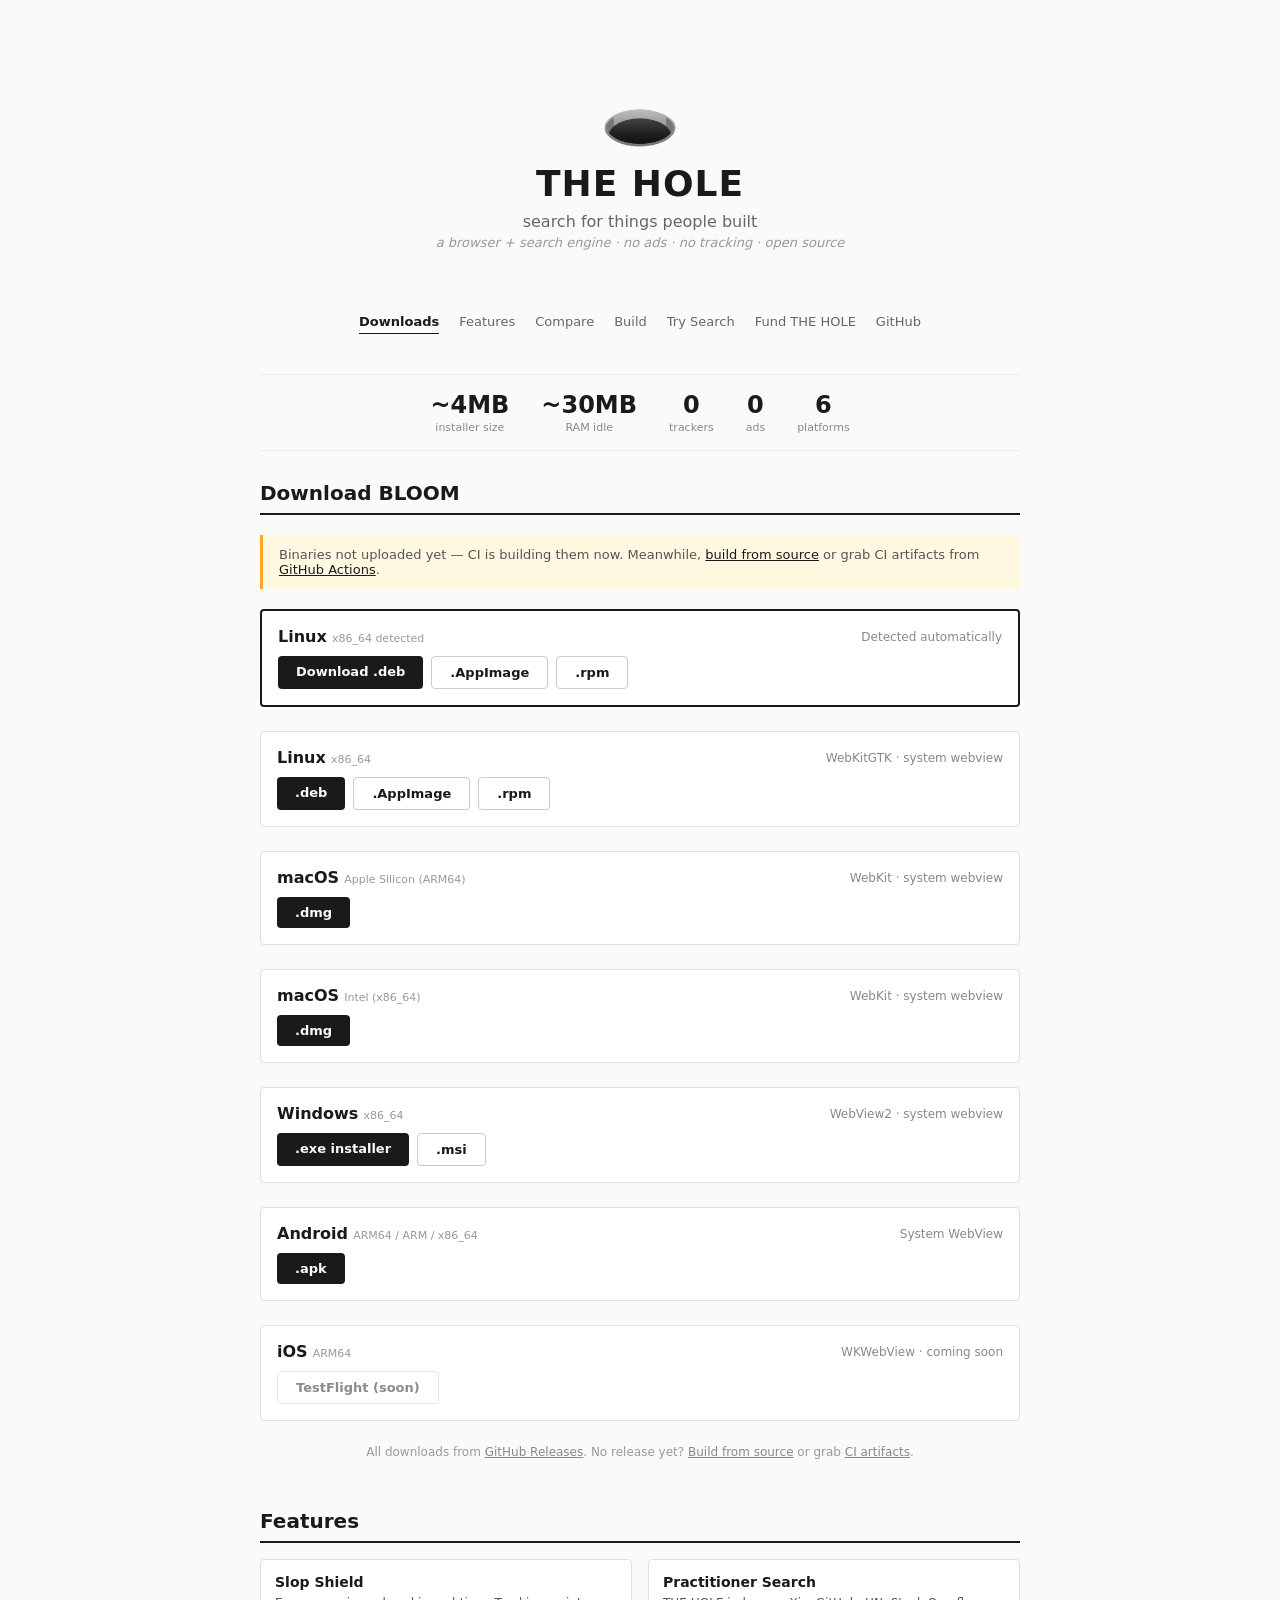
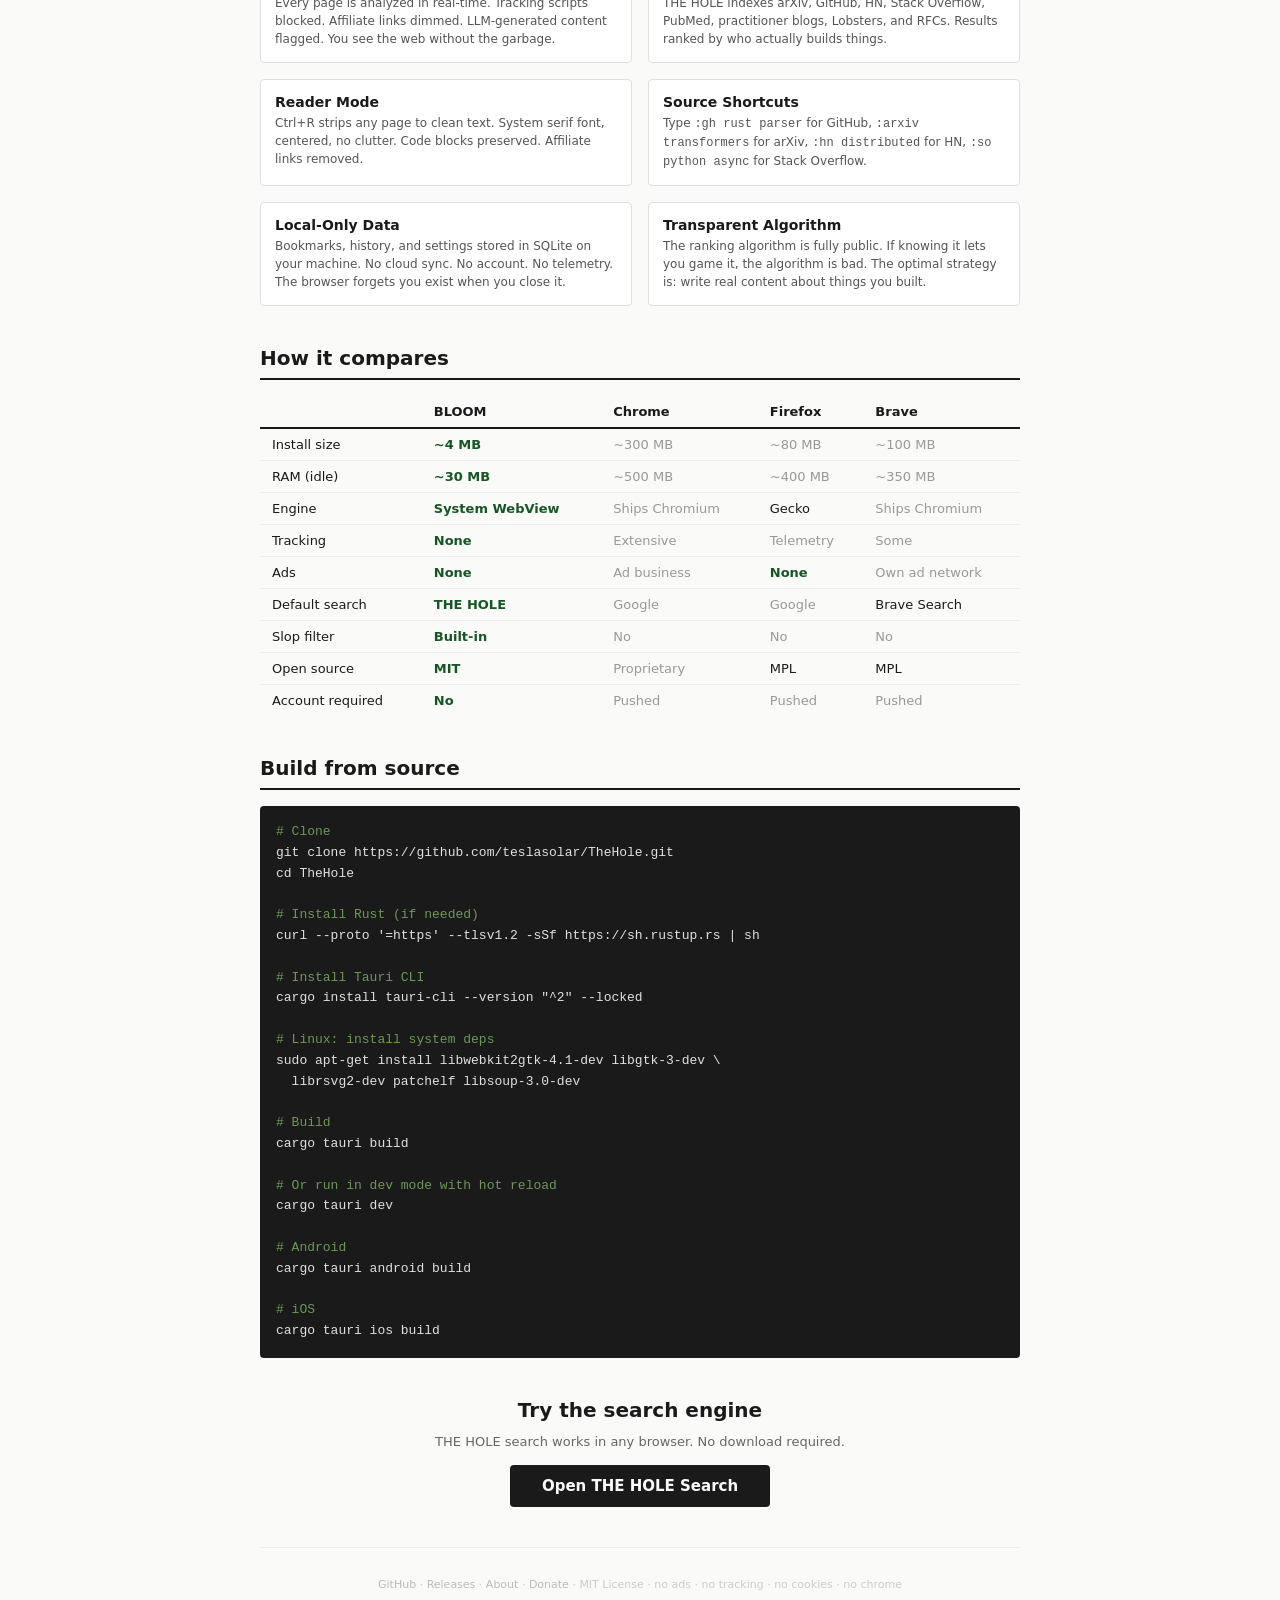
<file: index.html>
<!DOCTYPE html>
<html lang="en">
<head>
<meta charset="UTF-8">
<meta name="viewport" content="width=device-width,initial-scale=1">
<title>THE HOLE — download the browser that searches for things people built</title>
<meta name="description" content="Download BLOOM, the browser that IS the search engine. 4MB. No ads. No tracking. No Chrome.">
<style>
*{margin:0;padding:0;box-sizing:border-box}
body{font-family:system-ui,-apple-system,sans-serif;background:#fafaf8;color:#1a1a1a;min-height:100vh}
a{color:#1a1a1a}

/* ═══ LAYOUT ═══ */
.container{max-width:800px;margin:0 auto;padding:20px}

/* ═══ HERO ═══ */
.hero{text-align:center;padding:60px 0 40px}
.hero .icon{font-size:64px;margin-bottom:8px}
.hero h1{font-size:36px;font-weight:800;letter-spacing:1px}
.hero .tagline{color:#666;font-size:16px;margin-top:8px}
.hero .sub{color:#999;font-size:13px;margin-top:4px;font-style:italic}

/* ═══ NAV ═══ */
.nav{display:flex;justify-content:center;gap:20px;margin:20px 0 40px;font-size:13px}
.nav a{color:#666;text-decoration:none;padding:4px 0;border-bottom:1px solid transparent}
.nav a:hover{color:#1a1a1a;border-bottom-color:#1a1a1a}
.nav a.active{color:#1a1a1a;border-bottom-color:#1a1a1a;font-weight:600}

/* ═══ DOWNLOADS ═══ */
.downloads{margin:0 0 50px}
.downloads h2{font-size:20px;font-weight:700;margin-bottom:20px;padding-bottom:8px;border-bottom:2px solid #1a1a1a}
.platform{margin-bottom:24px;padding:16px;border:1px solid #e0e0e0;border-radius:4px;background:#fff}
.platform-header{display:flex;align-items:center;justify-content:space-between;margin-bottom:10px;flex-wrap:wrap;gap:8px}
.platform-name{font-size:16px;font-weight:700}
.platform-arch{font-size:11px;color:#999;font-weight:normal}
.platform-meta{font-size:12px;color:#888}
.dl-links{display:flex;gap:8px;flex-wrap:wrap}
.dl-btn{display:inline-block;padding:8px 18px;background:#1a1a1a;color:#fafaf8;text-decoration:none;border-radius:4px;font-size:13px;font-weight:600;transition:background .15s}
.dl-btn:hover{background:#333;color:#fafaf8}
.dl-btn.secondary{background:none;color:#1a1a1a;border:1px solid #ccc}
.dl-btn.secondary:hover{border-color:#1a1a1a}
.dl-size{font-size:11px;color:#999;margin-left:4px}

/* ═══ STATS ═══ */
.stats-bar{display:flex;justify-content:center;gap:32px;margin:30px 0;padding:16px 0;border-top:1px solid #eee;border-bottom:1px solid #eee}
.stat{text-align:center}
.stat-val{font-size:24px;font-weight:800}
.stat-label{font-size:11px;color:#888;margin-top:2px}

/* ═══ COMPARISON ═══ */
.compare{margin:40px 0}
.compare h2{font-size:20px;font-weight:700;margin-bottom:16px;padding-bottom:8px;border-bottom:2px solid #1a1a1a}
.compare-table{width:100%;border-collapse:collapse;font-size:13px}
.compare-table th{text-align:left;padding:8px 12px;border-bottom:2px solid #1a1a1a;font-weight:700}
.compare-table td{padding:8px 12px;border-bottom:1px solid #eee}
.compare-table tr:last-child td{border-bottom:none}
.compare-table .win{color:#155724;font-weight:600}
.compare-table .lose{color:#999}

/* ═══ FEATURES ═══ */
.features{margin:40px 0}
.features h2{font-size:20px;font-weight:700;margin-bottom:16px;padding-bottom:8px;border-bottom:2px solid #1a1a1a}
.feature-grid{display:grid;grid-template-columns:1fr 1fr;gap:16px}
.feature{padding:14px;border:1px solid #e0e0e0;border-radius:4px;background:#fff}
.feature h3{font-size:14px;font-weight:700;margin-bottom:4px}
.feature p{font-size:12px;color:#555;line-height:1.5}

/* ═══ BUILD FROM SOURCE ═══ */
.source{margin:40px 0}
.source h2{font-size:20px;font-weight:700;margin-bottom:16px;padding-bottom:8px;border-bottom:2px solid #1a1a1a}
.source pre{background:#1a1a1a;color:#e0e0e0;padding:16px;border-radius:4px;overflow-x:auto;font-size:13px;line-height:1.6}
.source code{font-family:'SF Mono',Monaco,'Cascadia Code',monospace}
.source .comment{color:#6a9955}

/* ═══ SEARCH ENGINE ═══ */
.search-section{margin:40px 0;text-align:center}
.search-section h2{font-size:20px;font-weight:700;margin-bottom:12px}
.search-section p{font-size:13px;color:#666;margin-bottom:16px}
.try-btn{display:inline-block;padding:12px 32px;background:#1a1a1a;color:#fafaf8;text-decoration:none;border-radius:4px;font-size:15px;font-weight:700}
.try-btn:hover{background:#333;color:#fafaf8}

/* ═══ FOOTER ═══ */
.footer{text-align:center;padding:30px 0;margin-top:40px;border-top:1px solid #eee;font-size:11px;color:#ccc}
.footer a{color:#bbb;text-decoration:none}
.footer a:hover{color:#888}

/* ═══ RESPONSIVE ═══ */
@media(max-width:600px){
  .hero{padding:30px 0 20px}
  .hero h1{font-size:26px}
  .feature-grid{grid-template-columns:1fr}
  .stats-bar{flex-wrap:wrap;gap:16px}
  .compare-table{font-size:12px}
  .compare-table th,.compare-table td{padding:6px 8px}
  .platform-header{flex-direction:column;align-items:flex-start}
}
</style>
</head>
<body>

<div class="container">

  <!-- ═══ HERO ═══ -->
  <div class="hero">
    <div class="icon">&#x1F573;&#xFE0F;</div>
    <h1>THE HOLE</h1>
    <div class="tagline">search for things people built</div>
    <div class="sub">a browser + search engine &middot; no ads &middot; no tracking &middot; open source</div>
  </div>

  <!-- ═══ NAV ═══ -->
  <div class="nav">
    <a href="#downloads" class="active">Downloads</a>
    <a href="#features">Features</a>
    <a href="#compare">Compare</a>
    <a href="#source">Build</a>
    <a href="frontend/index.html">Try Search</a>
    <a href="donations/">Fund THE HOLE</a>
    <a href="https://github.com/teslasolar/thehole">GitHub</a>
  </div>

  <!-- ═══ STATS ═══ -->
  <div class="stats-bar">
    <div class="stat"><div class="stat-val">~4MB</div><div class="stat-label">installer size</div></div>
    <div class="stat"><div class="stat-val">~30MB</div><div class="stat-label">RAM idle</div></div>
    <div class="stat"><div class="stat-val">0</div><div class="stat-label">trackers</div></div>
    <div class="stat"><div class="stat-val">0</div><div class="stat-label">ads</div></div>
    <div class="stat"><div class="stat-val">6</div><div class="stat-label">platforms</div></div>
  </div>

  <!-- ═══ DOWNLOADS ═══ -->
  <div class="downloads" id="downloads">
    <h2>Download BLOOM</h2>

    <div id="no-release-banner" class="note" style="display:none;background:#fff8e1;border-left:3px solid #f9a825;padding:12px 16px;margin-bottom:20px;font-size:13px;color:#555;border-radius:0 4px 4px 0">
      Binaries not uploaded yet &mdash; CI is building them now.
      Meanwhile, <a href="#source">build from source</a> or grab CI artifacts from
      <a href="https://github.com/teslasolar/TheHole/actions">GitHub Actions</a>.
    </div>

    <div class="platform" id="platform-detect" style="display:none;border:2px solid #1a1a1a">
      <div class="platform-header">
        <div><span class="platform-name" id="detect-name">Your platform</span> <span class="platform-arch" id="detect-arch"></span></div>
        <div class="platform-meta">Detected automatically</div>
      </div>
      <div class="dl-links" id="detect-links"></div>
    </div>

    <div class="platform">
      <div class="platform-header">
        <div><span class="platform-name">Linux</span> <span class="platform-arch">x86_64</span></div>
        <div class="platform-meta">WebKitGTK &middot; system webview</div>
      </div>
      <div class="dl-links">
        <a class="dl-btn" href="https://github.com/teslasolar/TheHole/releases/latest/download/THE%20HOLE%20BROWSER_0.1.3_amd64.deb">.deb</a>
        <a class="dl-btn secondary" href="https://github.com/teslasolar/TheHole/releases/latest/download/THE%20HOLE%20BROWSER_0.1.3_amd64.AppImage">.AppImage</a>
        <a class="dl-btn secondary" href="https://github.com/teslasolar/TheHole/releases/latest/download/THE%20HOLE%20BROWSER-0.1.3-1.x86_64.rpm">.rpm</a>
      </div>
    </div>

    <div class="platform">
      <div class="platform-header">
        <div><span class="platform-name">macOS</span> <span class="platform-arch">Apple Silicon (ARM64)</span></div>
        <div class="platform-meta">WebKit &middot; system webview</div>
      </div>
      <div class="dl-links">
        <a class="dl-btn" href="https://github.com/teslasolar/TheHole/releases/latest/download/THE%20HOLE%20BROWSER_0.1.3_aarch64.dmg">.dmg</a>
      </div>
    </div>

    <div class="platform">
      <div class="platform-header">
        <div><span class="platform-name">macOS</span> <span class="platform-arch">Intel (x86_64)</span></div>
        <div class="platform-meta">WebKit &middot; system webview</div>
      </div>
      <div class="dl-links">
        <a class="dl-btn" href="https://github.com/teslasolar/TheHole/releases/latest/download/THE%20HOLE%20BROWSER_0.1.3_x64.dmg">.dmg</a>
      </div>
    </div>

    <div class="platform">
      <div class="platform-header">
        <div><span class="platform-name">Windows</span> <span class="platform-arch">x86_64</span></div>
        <div class="platform-meta">WebView2 &middot; system webview</div>
      </div>
      <div class="dl-links">
        <a class="dl-btn" href="https://github.com/teslasolar/TheHole/releases/latest/download/THE%20HOLE%20BROWSER_0.1.3_x64-setup.exe">.exe installer</a>
        <a class="dl-btn secondary" href="https://github.com/teslasolar/TheHole/releases/latest/download/THE%20HOLE%20BROWSER_0.1.3_x64_en-US.msi">.msi</a>
      </div>
    </div>

    <div class="platform">
      <div class="platform-header">
        <div><span class="platform-name">Android</span> <span class="platform-arch">ARM64 / ARM / x86_64</span></div>
        <div class="platform-meta">System WebView</div>
      </div>
      <div class="dl-links">
        <a class="dl-btn" href="https://github.com/teslasolar/TheHole/releases/latest/download/app-universal-release.apk">.apk</a>
      </div>
    </div>

    <div class="platform">
      <div class="platform-header">
        <div><span class="platform-name">iOS</span> <span class="platform-arch">ARM64</span></div>
        <div class="platform-meta">WKWebView &middot; coming soon</div>
      </div>
      <div class="dl-links">
        <span class="dl-btn secondary" style="opacity:0.5;cursor:default">TestFlight (soon)</span>
      </div>
    </div>

    <p style="font-size:12px;color:#999;margin-top:12px;text-align:center">
      All downloads from <a href="https://github.com/teslasolar/TheHole/releases" style="color:#888">GitHub Releases</a>.
      No release yet? <a href="#source" style="color:#888">Build from source</a> or grab
      <a href="https://github.com/teslasolar/TheHole/actions" style="color:#888">CI artifacts</a>.
    </p>
  </div>

  <!-- ═══ FEATURES ═══ -->
  <div class="features" id="features">
    <h2>Features</h2>
    <div class="feature-grid">
      <div class="feature">
        <h3>Slop Shield</h3>
        <p>Every page is analyzed in real-time. Tracking scripts blocked. Affiliate links dimmed. LLM-generated content flagged. You see the web without the garbage.</p>
      </div>
      <div class="feature">
        <h3>Practitioner Search</h3>
        <p>THE HOLE indexes arXiv, GitHub, HN, Stack Overflow, PubMed, practitioner blogs, Lobsters, and RFCs. Results ranked by who actually builds things.</p>
      </div>
      <div class="feature">
        <h3>Reader Mode</h3>
        <p>Ctrl+R strips any page to clean text. System serif font, centered, no clutter. Code blocks preserved. Affiliate links removed.</p>
      </div>
      <div class="feature">
        <h3>Source Shortcuts</h3>
        <p>Type <code>:gh rust parser</code> for GitHub, <code>:arxiv transformers</code> for arXiv, <code>:hn distributed</code> for HN, <code>:so python async</code> for Stack Overflow.</p>
      </div>
      <div class="feature">
        <h3>Local-Only Data</h3>
        <p>Bookmarks, history, and settings stored in SQLite on your machine. No cloud sync. No account. No telemetry. The browser forgets you exist when you close it.</p>
      </div>
      <div class="feature">
        <h3>Transparent Algorithm</h3>
        <p>The ranking algorithm is fully public. If knowing it lets you game it, the algorithm is bad. The optimal strategy is: write real content about things you built.</p>
      </div>
    </div>
  </div>

  <!-- ═══ COMPARISON ═══ -->
  <div class="compare" id="compare">
    <h2>How it compares</h2>
    <table class="compare-table">
      <thead>
        <tr><th></th><th>BLOOM</th><th>Chrome</th><th>Firefox</th><th>Brave</th></tr>
      </thead>
      <tbody>
        <tr>
          <td>Install size</td>
          <td class="win">~4 MB</td>
          <td class="lose">~300 MB</td>
          <td class="lose">~80 MB</td>
          <td class="lose">~100 MB</td>
        </tr>
        <tr>
          <td>RAM (idle)</td>
          <td class="win">~30 MB</td>
          <td class="lose">~500 MB</td>
          <td class="lose">~400 MB</td>
          <td class="lose">~350 MB</td>
        </tr>
        <tr>
          <td>Engine</td>
          <td class="win">System WebView</td>
          <td class="lose">Ships Chromium</td>
          <td>Gecko</td>
          <td class="lose">Ships Chromium</td>
        </tr>
        <tr>
          <td>Tracking</td>
          <td class="win">None</td>
          <td class="lose">Extensive</td>
          <td class="lose">Telemetry</td>
          <td class="lose">Some</td>
        </tr>
        <tr>
          <td>Ads</td>
          <td class="win">None</td>
          <td class="lose">Ad business</td>
          <td class="win">None</td>
          <td class="lose">Own ad network</td>
        </tr>
        <tr>
          <td>Default search</td>
          <td class="win">THE HOLE</td>
          <td class="lose">Google</td>
          <td class="lose">Google</td>
          <td>Brave Search</td>
        </tr>
        <tr>
          <td>Slop filter</td>
          <td class="win">Built-in</td>
          <td class="lose">No</td>
          <td class="lose">No</td>
          <td class="lose">No</td>
        </tr>
        <tr>
          <td>Open source</td>
          <td class="win">MIT</td>
          <td class="lose">Proprietary</td>
          <td>MPL</td>
          <td>MPL</td>
        </tr>
        <tr>
          <td>Account required</td>
          <td class="win">No</td>
          <td class="lose">Pushed</td>
          <td class="lose">Pushed</td>
          <td class="lose">Pushed</td>
        </tr>
      </tbody>
    </table>
  </div>

  <!-- ═══ BUILD FROM SOURCE ═══ -->
  <div class="source" id="source">
    <h2>Build from source</h2>
    <pre><code><span class="comment"># Clone</span>
git clone https://github.com/teslasolar/TheHole.git
cd TheHole

<span class="comment"># Install Rust (if needed)</span>
curl --proto '=https' --tlsv1.2 -sSf https://sh.rustup.rs | sh

<span class="comment"># Install Tauri CLI</span>
cargo install tauri-cli --version "^2" --locked

<span class="comment"># Linux: install system deps</span>
sudo apt-get install libwebkit2gtk-4.1-dev libgtk-3-dev \
  librsvg2-dev patchelf libsoup-3.0-dev

<span class="comment"># Build</span>
cargo tauri build

<span class="comment"># Or run in dev mode with hot reload</span>
cargo tauri dev

<span class="comment"># Android</span>
cargo tauri android build

<span class="comment"># iOS</span>
cargo tauri ios build</code></pre>
  </div>

  <!-- ═══ TRY THE SEARCH ENGINE ═══ -->
  <div class="search-section">
    <h2>Try the search engine</h2>
    <p>THE HOLE search works in any browser. No download required.</p>
    <a class="try-btn" href="frontend/index.html">Open THE HOLE Search</a>
  </div>

  <!-- ═══ FOOTER ═══ -->
  <div class="footer">
    <a href="https://github.com/teslasolar/TheHole">GitHub</a> &middot;
    <a href="https://github.com/teslasolar/TheHole/releases">Releases</a> &middot;
    <a href="pages/about.html">About</a> &middot;
    <a href="donations/">Donate</a> &middot;
    MIT License &middot;
    no ads &middot; no tracking &middot; no cookies &middot; no chrome
  </div>

</div>

<script>
// Detect platform and highlight the right download
(function(){
  var ua = navigator.userAgent || '';
  var p = navigator.platform || '';
  var det = document.getElementById('platform-detect');
  var name = document.getElementById('detect-name');
  var arch = document.getElementById('detect-arch');
  var links = document.getElementById('detect-links');
  var base = 'https://github.com/teslasolar/TheHole/releases/latest/download/';

  function btn(href, label, primary) {
    return '<a class="dl-btn' + (primary ? '' : ' secondary') + '" href="' + href + '">' + label + '</a>';
  }

  if (/Android/i.test(ua)) {
    name.textContent = 'Android';
    arch.textContent = 'detected';
    links.innerHTML = btn(base + 'app-universal-release.apk', 'Download .apk', true);
  } else if (/iPhone|iPad|iPod/i.test(ua)) {
    name.textContent = 'iOS';
    arch.textContent = 'detected';
    links.innerHTML = '<span class="dl-btn secondary" style="opacity:0.5;cursor:default">TestFlight (soon)</span>';
  } else if (/Win/i.test(p)) {
    name.textContent = 'Windows';
    arch.textContent = 'x86_64 detected';
    links.innerHTML = btn(base + 'THE%20HOLE%20BROWSER_0.1.3_x64-setup.exe', 'Download .exe', true) +
      btn(base + 'THE%20HOLE%20BROWSER_0.1.3_x64_en-US.msi', '.msi', false);
  } else if (/Mac/i.test(p)) {
    var isArm = /arm|aarch/i.test(ua) || (navigator.userAgentData && navigator.userAgentData.architecture === 'arm');
    if (isArm || /Apple\s?M/i.test(ua) || !(/Intel/i.test(ua))) {
      name.textContent = 'macOS';
      arch.textContent = 'Apple Silicon detected';
      links.innerHTML = btn(base + 'THE%20HOLE%20BROWSER_0.1.3_aarch64.dmg', 'Download .dmg', true);
    } else {
      name.textContent = 'macOS';
      arch.textContent = 'Intel detected';
      links.innerHTML = btn(base + 'THE%20HOLE%20BROWSER_0.1.3_x64.dmg', 'Download .dmg', true);
    }
  } else if (/Linux/i.test(p)) {
    name.textContent = 'Linux';
    arch.textContent = 'x86_64 detected';
    links.innerHTML = btn(base + 'THE%20HOLE%20BROWSER_0.1.3_amd64.deb', 'Download .deb', true) +
      btn(base + 'THE%20HOLE%20BROWSER_0.1.3_amd64.AppImage', '.AppImage', false) +
      btn(base + 'THE%20HOLE%20BROWSER-0.1.3-1.x86_64.rpm', '.rpm', false);
  }

  if (links.innerHTML) det.style.display = '';

  // Check if release has assets via GitHub API (CORS-friendly)
  fetch('https://api.github.com/repos/teslasolar/TheHole/releases/tags/v0.1.3')
    .then(function(r) { return r.json(); })
    .then(function(data) {
      if (!data.assets || data.assets.length === 0) {
        document.getElementById('no-release-banner').style.display = '';
      }
    })
    .catch(function() {
      document.getElementById('no-release-banner').style.display = '';
    });
})();
</script>
</body>
</html>
</file>
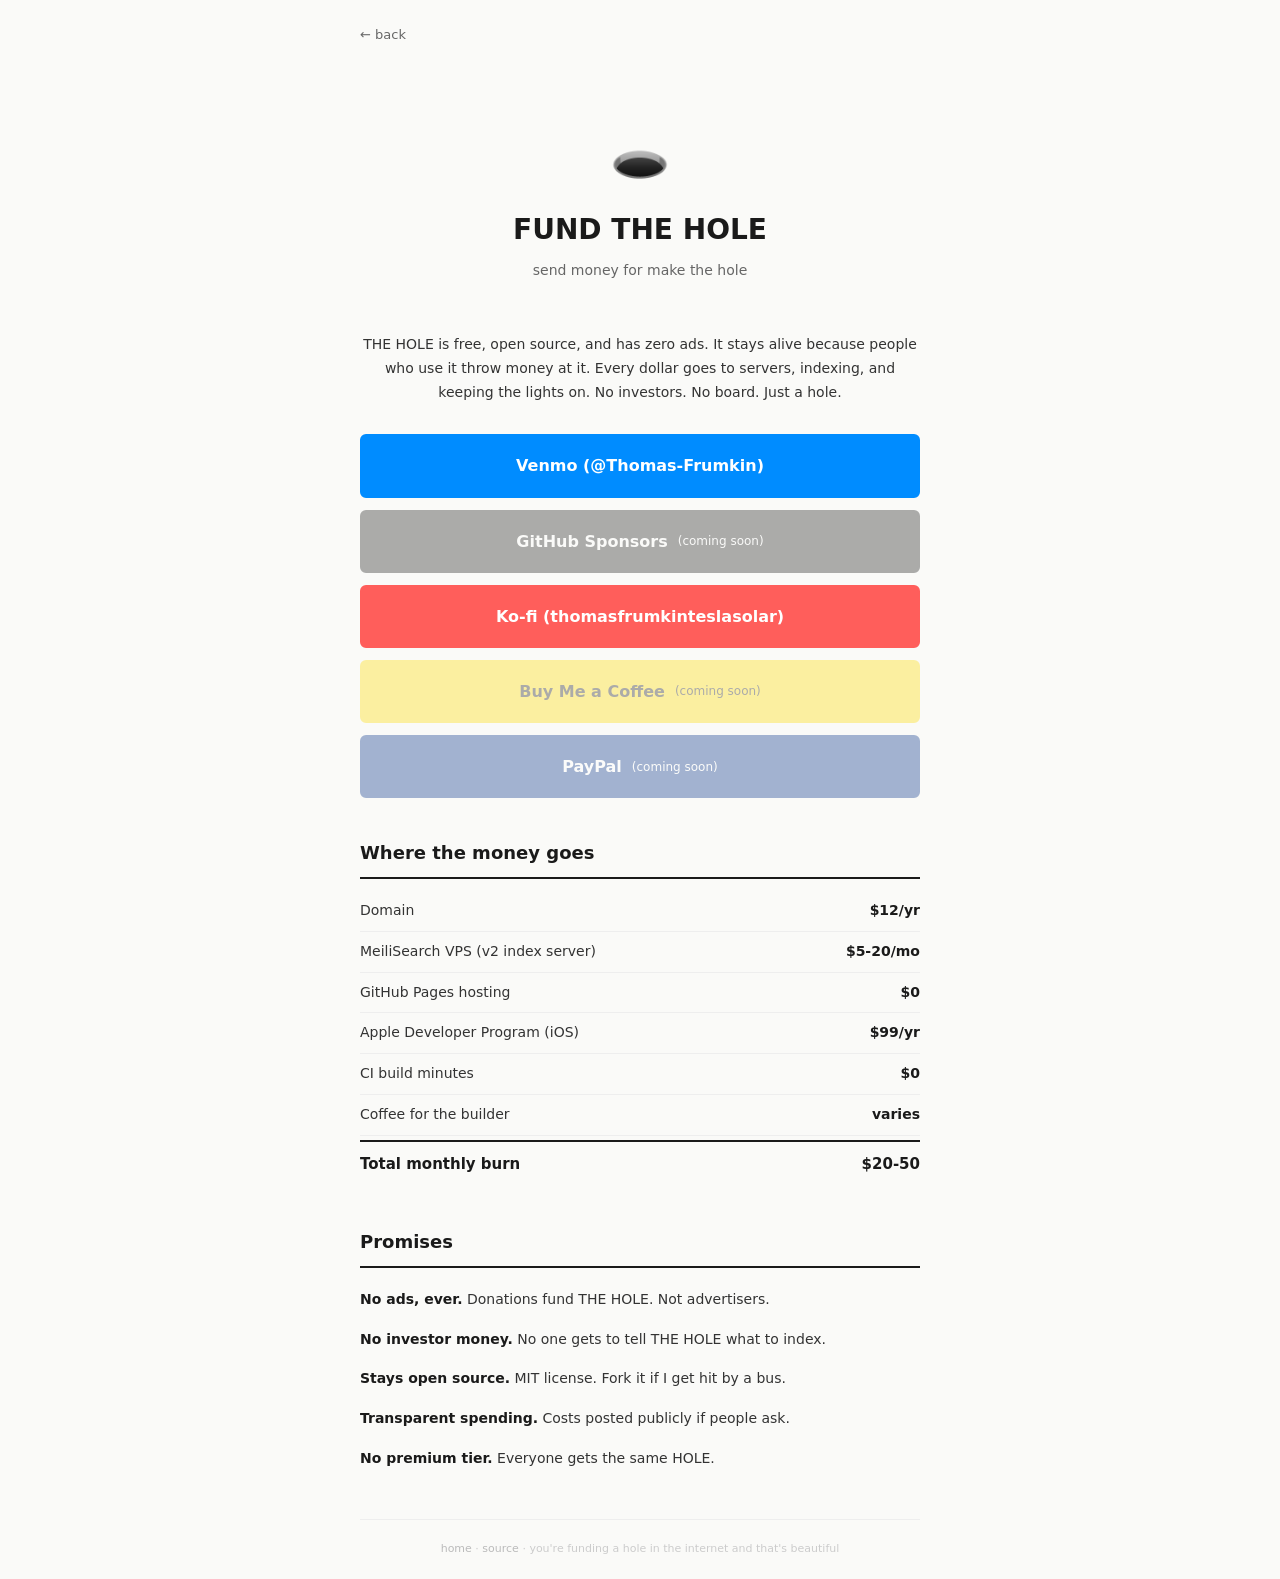
<file: donations/index.html>
<!DOCTYPE html>
<html lang="en">
<head>
<meta charset="UTF-8">
<meta name="viewport" content="width=device-width,initial-scale=1">
<title>Fund THE HOLE</title>
<style>
*{margin:0;padding:0;box-sizing:border-box}
body{font-family:system-ui,-apple-system,sans-serif;background:#fafaf8;color:#1a1a1a;max-width:600px;margin:0 auto;padding:20px;line-height:1.7}
a{color:#1a1a1a}
.back{font-size:13px;color:#666;text-decoration:none;display:inline-block;margin-bottom:20px}
.back:hover{color:#1a1a1a}
.hero{text-align:center;padding:50px 0 30px}
.hero .icon{font-size:48px}
.hero h1{font-size:28px;font-weight:800;margin-top:8px}
.hero .sub{color:#666;font-size:14px;margin-top:6px}
.pitch{margin:20px 0 30px;font-size:14px;color:#333;text-align:center}
.footer{text-align:center;margin-top:40px;padding-top:20px;border-top:1px solid #eee;font-size:11px;color:#ccc}
.footer a{color:#bbb;text-decoration:none}
@media(max-width:500px){
  .hero{padding:30px 0 20px}
  .hero h1{font-size:22px}
}
</style>
<link rel="stylesheet" href="components/buttons.css">
<link rel="stylesheet" href="components/costs.css">
<link rel="stylesheet" href="components/promises.css">
</head>
<body>

<a class="back" href="../index.html">&larr; back</a>

<div class="hero">
  <div class="icon">&#x1F573;&#xFE0F;</div>
  <h1>FUND THE HOLE</h1>
  <div class="sub" id="donate-tagline">send money for make the hole</div>
</div>

<p class="pitch">THE HOLE is free, open source, and has zero ads. It stays alive because
people who use it throw money at it. Every dollar goes to servers, indexing, and
keeping the lights on. No investors. No board. Just a hole.</p>

<!-- Buttons rendered from config.json -->
<div class="donate-options" id="donate-buttons">
  <!-- Fallback for no-JS -->
  <noscript>
    <a class="donate-btn" href="https://venmo.com/u/Thomas-Frumkin"
       style="background:#008CFF;color:#fff;border-color:#008CFF;display:flex;align-items:center;justify-content:center;padding:16px 24px;border-radius:6px;text-decoration:none;font-size:16px;font-weight:700">
      Venmo (@Thomas-Frumkin)
    </a>
  </noscript>
</div>

<!-- Costs rendered from config.json -->
<div class="costs">
  <h2>Where the money goes</h2>
  <div id="donate-costs"></div>
</div>

<!-- Promises rendered from config.json -->
<div class="promises">
  <h2>Promises</h2>
  <div id="donate-promises"></div>
</div>

<div class="footer">
  <a href="../index.html">home</a> &middot;
  <a href="https://github.com/teslasolar/TheHole">source</a> &middot;
  you're funding a hole in the internet and that's beautiful
</div>

<script src="components/render.js"></script>
</body>
</html>
</file>
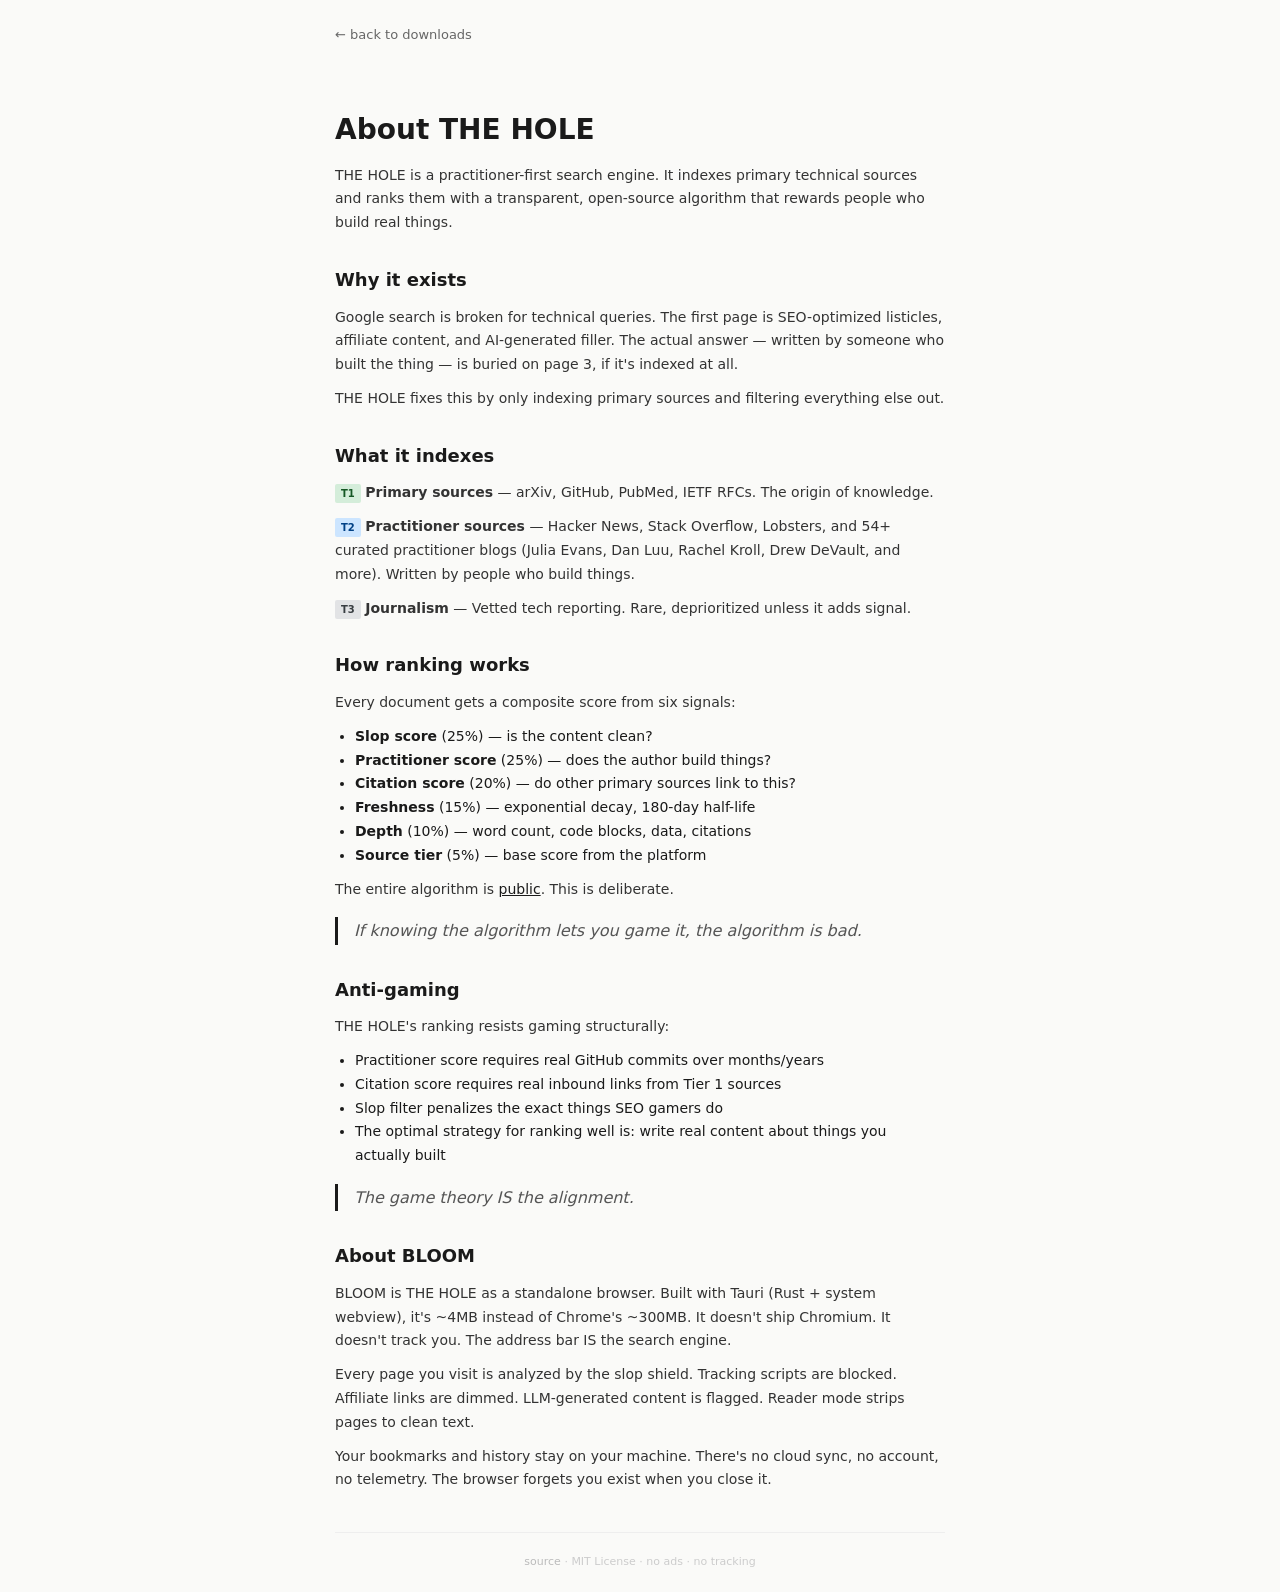
<file: pages/about.html>
<!DOCTYPE html>
<html lang="en">
<head>
<meta charset="UTF-8">
<meta name="viewport" content="width=device-width,initial-scale=1">
<title>About — THE HOLE</title>
<style>
*{margin:0;padding:0;box-sizing:border-box}
body{font-family:system-ui,-apple-system,sans-serif;background:#fafaf8;color:#1a1a1a;max-width:650px;margin:0 auto;padding:20px;line-height:1.7}
a{color:#1a1a1a}
h1{font-size:28px;margin:40px 0 8px}
h2{font-size:18px;margin:30px 0 8px}
p{margin:10px 0;font-size:14px;color:#333}
.back{font-size:13px;color:#666;text-decoration:none;display:inline-block;margin-bottom:20px}
.back:hover{color:#1a1a1a}
code{background:#f0f0f0;padding:1px 4px;border-radius:2px;font-size:13px}
blockquote{border-left:3px solid #1a1a1a;padding-left:16px;margin:16px 0;color:#555;font-style:italic}
.tier{display:inline-block;padding:1px 6px;border-radius:2px;font-size:10px;font-weight:700}
.t1{background:#d4edda;color:#155724}
.t2{background:#cce5ff;color:#004085}
.t3{background:#e2e3e5;color:#383d41}
.footer{text-align:center;margin-top:40px;padding-top:20px;border-top:1px solid #eee;font-size:11px;color:#ccc}
.footer a{color:#bbb;text-decoration:none}
</style>
</head>
<body>

<a class="back" href="../index.html">&larr; back to downloads</a>

<h1>About THE HOLE</h1>

<p>THE HOLE is a practitioner-first search engine. It indexes primary technical
sources and ranks them with a transparent, open-source algorithm that rewards
people who build real things.</p>

<h2>Why it exists</h2>

<p>Google search is broken for technical queries. The first page is SEO-optimized
listicles, affiliate content, and AI-generated filler. The actual answer &mdash;
written by someone who built the thing &mdash; is buried on page 3, if it's
indexed at all.</p>

<p>THE HOLE fixes this by only indexing primary sources and filtering everything
else out.</p>

<h2>What it indexes</h2>

<p><span class="tier t1">T1</span> <strong>Primary sources</strong> &mdash;
arXiv, GitHub, PubMed, IETF RFCs. The origin of knowledge.</p>

<p><span class="tier t2">T2</span> <strong>Practitioner sources</strong> &mdash;
Hacker News, Stack Overflow, Lobsters, and 54+ curated practitioner blogs
(Julia Evans, Dan Luu, Rachel Kroll, Drew DeVault, and more). Written by
people who build things.</p>

<p><span class="tier t3">T3</span> <strong>Journalism</strong> &mdash;
Vetted tech reporting. Rare, deprioritized unless it adds signal.</p>

<h2>How ranking works</h2>

<p>Every document gets a composite score from six signals:</p>

<ul style="font-size:14px;margin:10px 0 10px 20px">
  <li><strong>Slop score</strong> (25%) &mdash; is the content clean?</li>
  <li><strong>Practitioner score</strong> (25%) &mdash; does the author build things?</li>
  <li><strong>Citation score</strong> (20%) &mdash; do other primary sources link to this?</li>
  <li><strong>Freshness</strong> (15%) &mdash; exponential decay, 180-day half-life</li>
  <li><strong>Depth</strong> (10%) &mdash; word count, code blocks, data, citations</li>
  <li><strong>Source tier</strong> (5%) &mdash; base score from the platform</li>
</ul>

<p>The entire algorithm is
<a href="https://github.com/teslasolar/TheHole/blob/main/rankers/ranker.py">public</a>.
This is deliberate.</p>

<blockquote>If knowing the algorithm lets you game it, the algorithm is bad.</blockquote>

<h2>Anti-gaming</h2>

<p>THE HOLE's ranking resists gaming structurally:</p>

<ul style="font-size:14px;margin:10px 0 10px 20px">
  <li>Practitioner score requires real GitHub commits over months/years</li>
  <li>Citation score requires real inbound links from Tier 1 sources</li>
  <li>Slop filter penalizes the exact things SEO gamers do</li>
  <li>The optimal strategy for ranking well is: write real content about things you actually built</li>
</ul>

<blockquote>The game theory IS the alignment.</blockquote>

<h2>About BLOOM</h2>

<p>BLOOM is THE HOLE as a standalone browser. Built with Tauri (Rust + system
webview), it's ~4MB instead of Chrome's ~300MB. It doesn't ship Chromium.
It doesn't track you. The address bar IS the search engine.</p>

<p>Every page you visit is analyzed by the slop shield. Tracking scripts are
blocked. Affiliate links are dimmed. LLM-generated content is flagged.
Reader mode strips pages to clean text.</p>

<p>Your bookmarks and history stay on your machine. There's no cloud sync,
no account, no telemetry. The browser forgets you exist when you close it.</p>

<div class="footer">
  <a href="https://github.com/teslasolar/TheHole">source</a> &middot;
  MIT License &middot;
  no ads &middot; no tracking
</div>

</body>
</html>
</file>
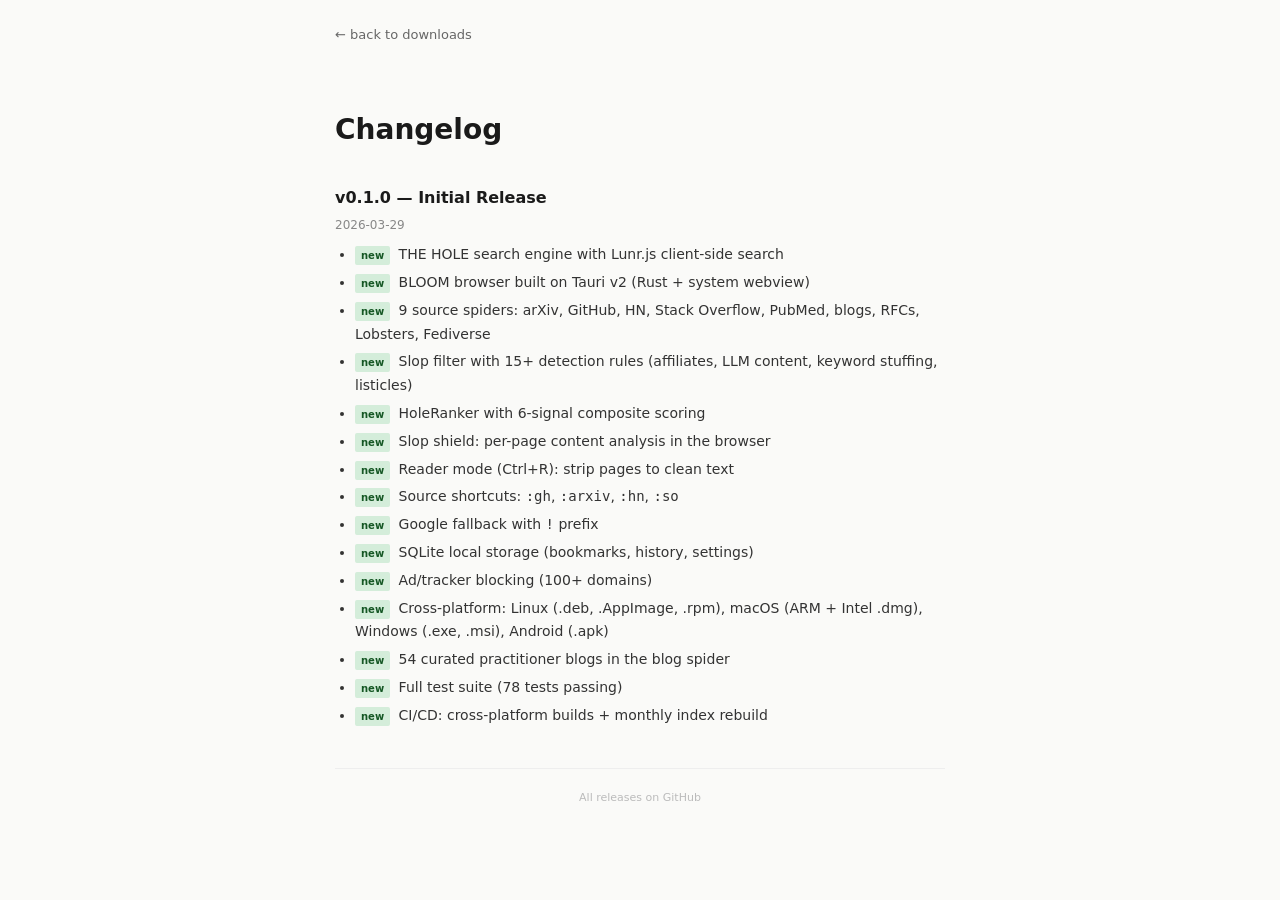
<file: pages/changelog.html>
<!DOCTYPE html>
<html lang="en">
<head>
<meta charset="UTF-8">
<meta name="viewport" content="width=device-width,initial-scale=1">
<title>Changelog — THE HOLE</title>
<style>
*{margin:0;padding:0;box-sizing:border-box}
body{font-family:system-ui,-apple-system,sans-serif;background:#fafaf8;color:#1a1a1a;max-width:650px;margin:0 auto;padding:20px;line-height:1.7}
a{color:#1a1a1a}
h1{font-size:28px;margin:40px 0 8px}
h2{font-size:16px;margin:30px 0 4px;padding-top:16px;border-top:1px solid #eee}
h2:first-of-type{border-top:none;padding-top:0}
.date{font-size:12px;color:#888;margin-bottom:8px}
ul{margin:8px 0 8px 20px;font-size:14px}
li{margin:4px 0;color:#333}
.tag{display:inline-block;padding:1px 6px;border-radius:2px;font-size:10px;font-weight:600;margin-right:4px}
.new{background:#d4edda;color:#155724}
.fix{background:#fff3cd;color:#856404}
.breaking{background:#f8d7da;color:#721c24}
.back{font-size:13px;color:#666;text-decoration:none;display:inline-block;margin-bottom:20px}
.back:hover{color:#1a1a1a}
.footer{text-align:center;margin-top:40px;padding-top:20px;border-top:1px solid #eee;font-size:11px;color:#ccc}
.footer a{color:#bbb;text-decoration:none}
</style>
</head>
<body>

<a class="back" href="../index.html">&larr; back to downloads</a>

<h1>Changelog</h1>

<h2>v0.1.0 — Initial Release</h2>
<div class="date">2026-03-29</div>
<ul>
  <li><span class="tag new">new</span> THE HOLE search engine with Lunr.js client-side search</li>
  <li><span class="tag new">new</span> BLOOM browser built on Tauri v2 (Rust + system webview)</li>
  <li><span class="tag new">new</span> 9 source spiders: arXiv, GitHub, HN, Stack Overflow, PubMed, blogs, RFCs, Lobsters, Fediverse</li>
  <li><span class="tag new">new</span> Slop filter with 15+ detection rules (affiliates, LLM content, keyword stuffing, listicles)</li>
  <li><span class="tag new">new</span> HoleRanker with 6-signal composite scoring</li>
  <li><span class="tag new">new</span> Slop shield: per-page content analysis in the browser</li>
  <li><span class="tag new">new</span> Reader mode (Ctrl+R): strip pages to clean text</li>
  <li><span class="tag new">new</span> Source shortcuts: <code>:gh</code>, <code>:arxiv</code>, <code>:hn</code>, <code>:so</code></li>
  <li><span class="tag new">new</span> Google fallback with <code>!</code> prefix</li>
  <li><span class="tag new">new</span> SQLite local storage (bookmarks, history, settings)</li>
  <li><span class="tag new">new</span> Ad/tracker blocking (100+ domains)</li>
  <li><span class="tag new">new</span> Cross-platform: Linux (.deb, .AppImage, .rpm), macOS (ARM + Intel .dmg), Windows (.exe, .msi), Android (.apk)</li>
  <li><span class="tag new">new</span> 54 curated practitioner blogs in the blog spider</li>
  <li><span class="tag new">new</span> Full test suite (78 tests passing)</li>
  <li><span class="tag new">new</span> CI/CD: cross-platform builds + monthly index rebuild</li>
</ul>

<div class="footer">
  <a href="https://github.com/teslasolar/TheHole/releases">All releases on GitHub</a>
</div>

</body>
</html>
</file>
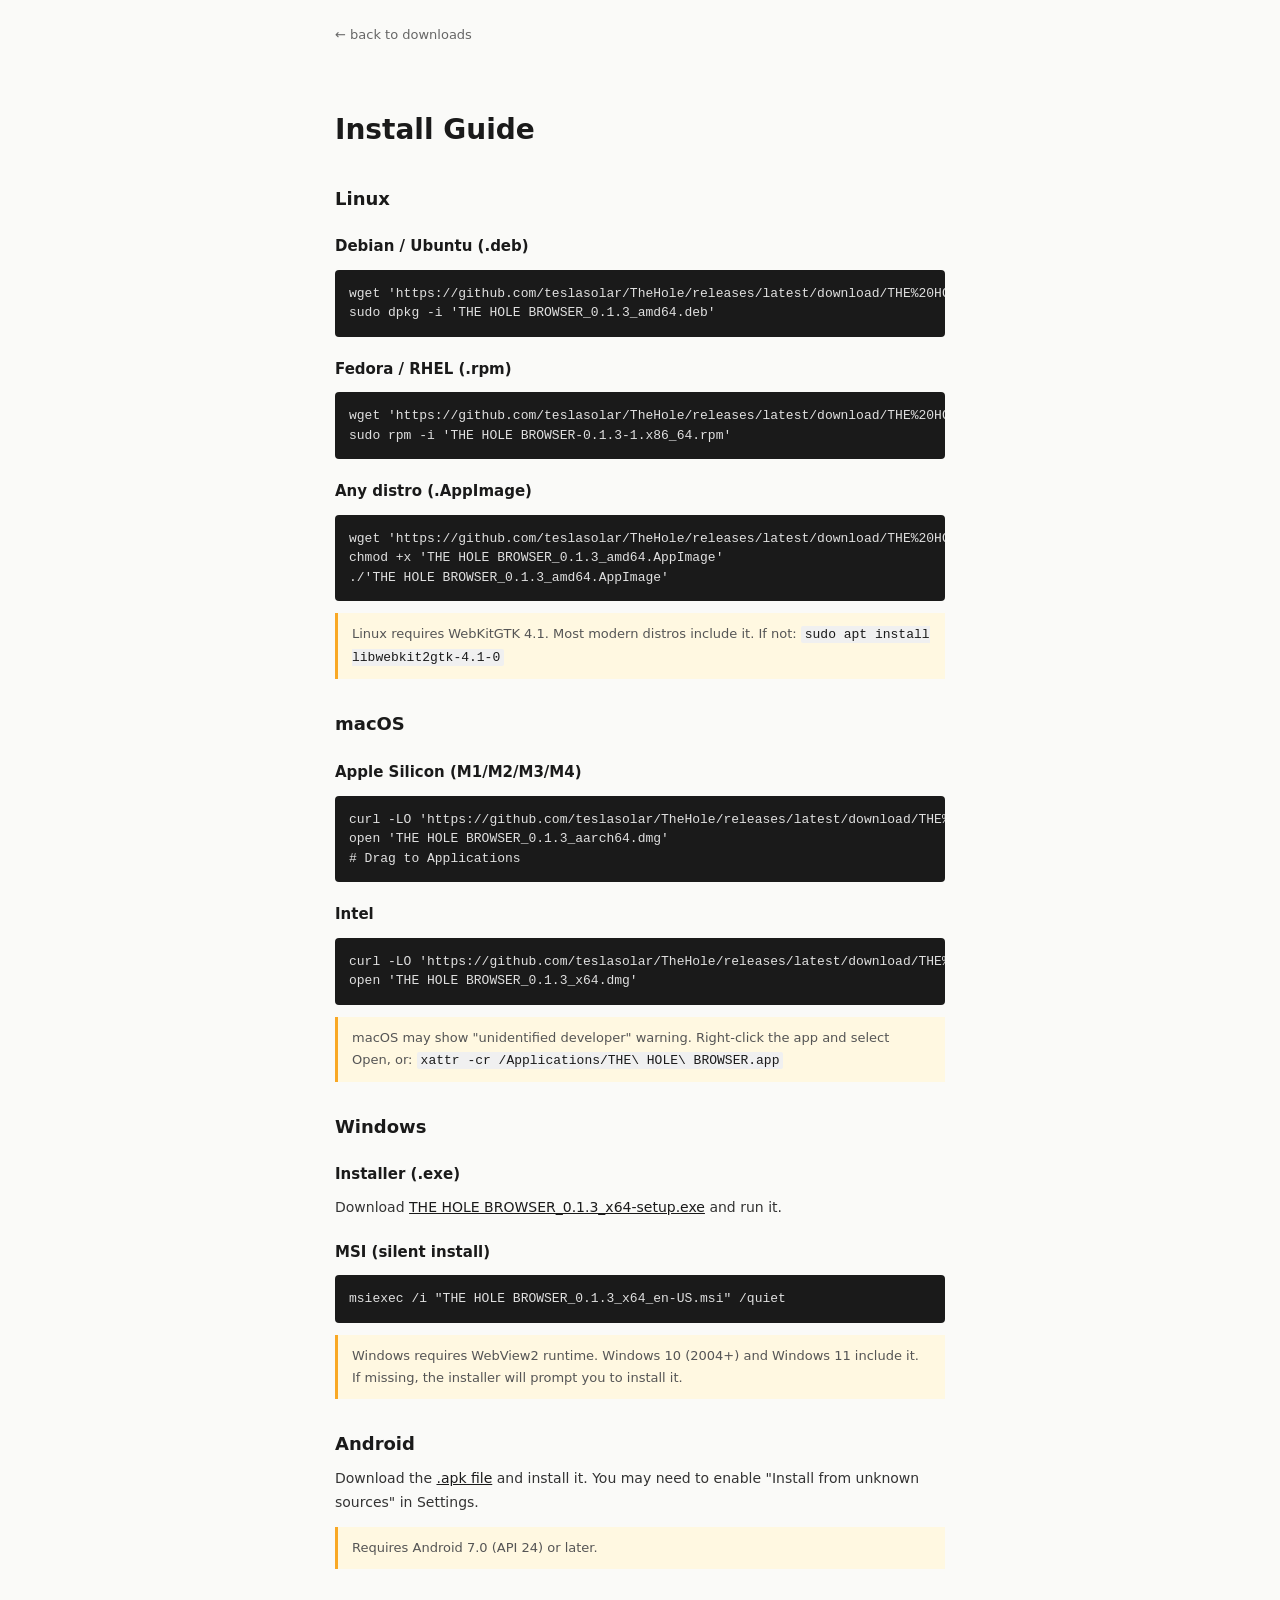
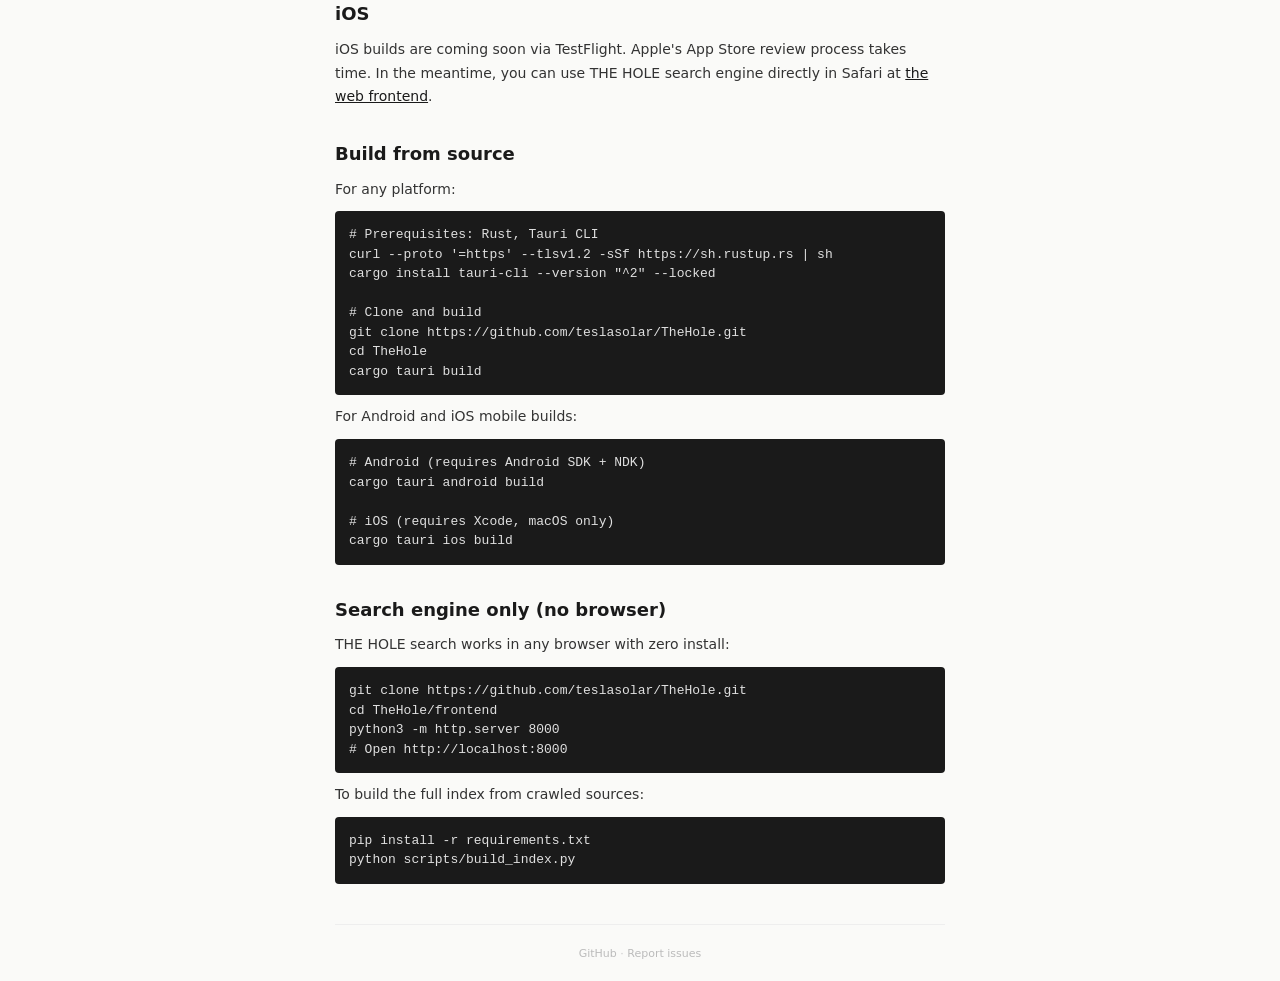
<file: pages/install.html>
<!DOCTYPE html>
<html lang="en">
<head>
<meta charset="UTF-8">
<meta name="viewport" content="width=device-width,initial-scale=1">
<title>Install Guide — THE HOLE</title>
<style>
*{margin:0;padding:0;box-sizing:border-box}
body{font-family:system-ui,-apple-system,sans-serif;background:#fafaf8;color:#1a1a1a;max-width:650px;margin:0 auto;padding:20px;line-height:1.7}
a{color:#1a1a1a}
h1{font-size:28px;margin:40px 0 8px}
h2{font-size:18px;margin:30px 0 8px}
h3{font-size:15px;margin:20px 0 6px}
p{margin:8px 0;font-size:14px;color:#333}
pre{background:#1a1a1a;color:#e0e0e0;padding:14px;border-radius:4px;overflow-x:auto;font-size:13px;line-height:1.5;margin:10px 0}
code{font-family:'SF Mono',Monaco,'Cascadia Code',monospace}
.inline-code{background:#f0f0f0;padding:1px 4px;border-radius:2px;font-size:13px;color:#1a1a1a}
.back{font-size:13px;color:#666;text-decoration:none;display:inline-block;margin-bottom:20px}
.back:hover{color:#1a1a1a}
.note{background:#fff8e1;border-left:3px solid #f9a825;padding:10px 14px;margin:12px 0;font-size:13px;color:#555}
.footer{text-align:center;margin-top:40px;padding-top:20px;border-top:1px solid #eee;font-size:11px;color:#ccc}
.footer a{color:#bbb;text-decoration:none}
</style>
</head>
<body>

<a class="back" href="../index.html">&larr; back to downloads</a>

<h1>Install Guide</h1>

<!-- ═══ LINUX ═══ -->
<h2>Linux</h2>

<h3>Debian / Ubuntu (.deb)</h3>
<pre>wget 'https://github.com/teslasolar/TheHole/releases/latest/download/THE%20HOLE%20BROWSER_0.1.3_amd64.deb'
sudo dpkg -i 'THE HOLE BROWSER_0.1.3_amd64.deb'</pre>

<h3>Fedora / RHEL (.rpm)</h3>
<pre>wget 'https://github.com/teslasolar/TheHole/releases/latest/download/THE%20HOLE%20BROWSER-0.1.3-1.x86_64.rpm'
sudo rpm -i 'THE HOLE BROWSER-0.1.3-1.x86_64.rpm'</pre>

<h3>Any distro (.AppImage)</h3>
<pre>wget 'https://github.com/teslasolar/TheHole/releases/latest/download/THE%20HOLE%20BROWSER_0.1.3_amd64.AppImage'
chmod +x 'THE HOLE BROWSER_0.1.3_amd64.AppImage'
./'THE HOLE BROWSER_0.1.3_amd64.AppImage'</pre>

<div class="note">Linux requires WebKitGTK 4.1. Most modern distros include it. If not:
<code class="inline-code">sudo apt install libwebkit2gtk-4.1-0</code></div>

<!-- ═══ MACOS ═══ -->
<h2>macOS</h2>

<h3>Apple Silicon (M1/M2/M3/M4)</h3>
<pre>curl -LO 'https://github.com/teslasolar/TheHole/releases/latest/download/THE%20HOLE%20BROWSER_0.1.3_aarch64.dmg'
open 'THE HOLE BROWSER_0.1.3_aarch64.dmg'
# Drag to Applications</pre>

<h3>Intel</h3>
<pre>curl -LO 'https://github.com/teslasolar/TheHole/releases/latest/download/THE%20HOLE%20BROWSER_0.1.3_x64.dmg'
open 'THE HOLE BROWSER_0.1.3_x64.dmg'</pre>

<div class="note">macOS may show "unidentified developer" warning. Right-click the app and select
Open, or: <code class="inline-code">xattr -cr /Applications/THE\ HOLE\ BROWSER.app</code></div>

<!-- ═══ WINDOWS ═══ -->
<h2>Windows</h2>

<h3>Installer (.exe)</h3>
<p>Download <a href="https://github.com/teslasolar/TheHole/releases/latest/download/THE%20HOLE%20BROWSER_0.1.3_x64-setup.exe">THE HOLE BROWSER_0.1.3_x64-setup.exe</a> and run it.</p>

<h3>MSI (silent install)</h3>
<pre>msiexec /i "THE HOLE BROWSER_0.1.3_x64_en-US.msi" /quiet</pre>

<div class="note">Windows requires WebView2 runtime. Windows 10 (2004+) and Windows 11 include it.
If missing, the installer will prompt you to install it.</div>

<!-- ═══ ANDROID ═══ -->
<h2>Android</h2>

<p>Download the <a href="https://github.com/teslasolar/TheHole/releases/latest/download/app-universal-release.apk">.apk file</a> and install it. You may need to enable "Install from unknown sources" in Settings.</p>

<div class="note">Requires Android 7.0 (API 24) or later.</div>

<!-- ═══ IOS ═══ -->
<h2>iOS</h2>

<p>iOS builds are coming soon via TestFlight. Apple's App Store review process
takes time. In the meantime, you can use THE HOLE search engine directly in
Safari at <a href="../frontend/index.html">the web frontend</a>.</p>

<!-- ═══ BUILD FROM SOURCE ═══ -->
<h2>Build from source</h2>

<p>For any platform:</p>

<pre># Prerequisites: Rust, Tauri CLI
curl --proto '=https' --tlsv1.2 -sSf https://sh.rustup.rs | sh
cargo install tauri-cli --version "^2" --locked

# Clone and build
git clone https://github.com/teslasolar/TheHole.git
cd TheHole
cargo tauri build</pre>

<p>For Android and iOS mobile builds:</p>
<pre># Android (requires Android SDK + NDK)
cargo tauri android build

# iOS (requires Xcode, macOS only)
cargo tauri ios build</pre>

<!-- ═══ SEARCH ENGINE ONLY ═══ -->
<h2>Search engine only (no browser)</h2>

<p>THE HOLE search works in any browser with zero install:</p>

<pre>git clone https://github.com/teslasolar/TheHole.git
cd TheHole/frontend
python3 -m http.server 8000
# Open http://localhost:8000</pre>

<p>To build the full index from crawled sources:</p>
<pre>pip install -r requirements.txt
python scripts/build_index.py</pre>

<div class="footer">
  <a href="https://github.com/teslasolar/TheHole">GitHub</a> &middot;
  <a href="https://github.com/teslasolar/TheHole/issues">Report issues</a>
</div>

</body>
</html>
</file>
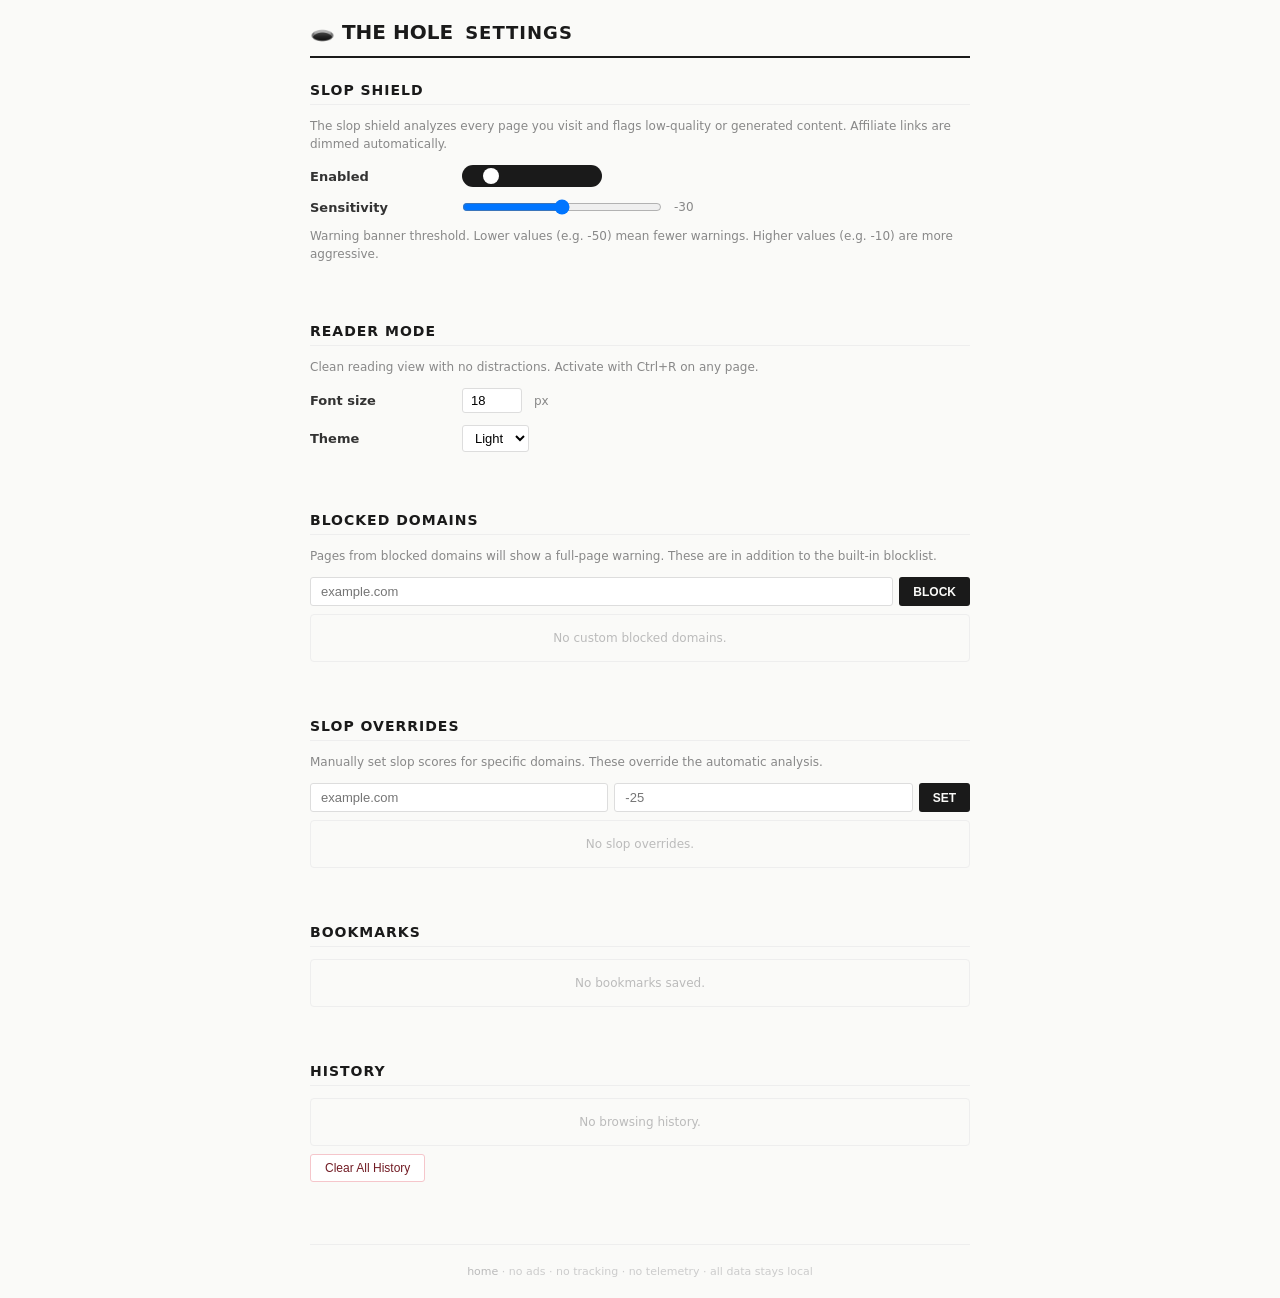
<file: src/settings.html>
<!DOCTYPE html>
<html lang="en">
<head>
<meta charset="UTF-8">
<meta name="viewport" content="width=device-width,initial-scale=1">
<title>THE HOLE -- Settings</title>
<style>
*{margin:0;padding:0;box-sizing:border-box}
body{
  font-family:system-ui,-apple-system,sans-serif;
  background:#fafaf8;color:#1a1a1a;
  max-width:700px;margin:0 auto;padding:20px;
  min-height:100vh;
}

/* === HEADER === */
.header{display:flex;align-items:center;gap:12px;margin-bottom:24px;padding-bottom:12px;border-bottom:2px solid #1a1a1a}
.header .logo-sm{font-size:20px;cursor:pointer;text-decoration:none;white-space:nowrap;font-weight:800;color:#1a1a1a}
.header h1{font-size:18px;font-weight:800;letter-spacing:1px;text-transform:uppercase}

/* === SECTIONS === */
.section{margin-bottom:32px}
.section h2{
  font-size:14px;font-weight:800;text-transform:uppercase;
  letter-spacing:1px;color:#1a1a1a;
  margin-bottom:12px;padding-bottom:6px;border-bottom:1px solid #eee;
}
.section p.desc{font-size:12px;color:#888;margin-bottom:12px;line-height:1.5}

/* === FORM CONTROLS === */
.control{display:flex;align-items:center;gap:12px;margin-bottom:12px}
.control label{font-size:13px;font-weight:600;min-width:140px;color:#333}
.control input[type="range"]{flex:1;max-width:200px}
.control input[type="number"]{width:60px;padding:4px 8px;border:1px solid #ddd;border-radius:3px;font-size:13px}
.control select{padding:4px 8px;border:1px solid #ddd;border-radius:3px;font-size:13px;background:#fff}
.control .value{font-size:12px;color:#888;min-width:40px}

/* === TOGGLE SWITCH === */
.toggle{position:relative;display:inline-block;width:40px;height:22px}
.toggle input{opacity:0;width:0;height:0}
.toggle .slider{
  position:absolute;cursor:pointer;top:0;left:0;right:0;bottom:0;
  background:#ccc;border-radius:22px;transition:.2s;
}
.toggle .slider:before{
  content:"";position:absolute;height:16px;width:16px;left:3px;bottom:3px;
  background:#fff;border-radius:50%;transition:.2s;
}
.toggle input:checked + .slider{background:#1a1a1a}
.toggle input:checked + .slider:before{transform:translateX(18px)}

/* === LIST === */
.list{border:1px solid #eee;border-radius:4px;max-height:240px;overflow-y:auto;margin-bottom:8px}
.list-empty{padding:16px;text-align:center;color:#bbb;font-size:12px}
.list-item{
  display:flex;align-items:center;justify-content:space-between;
  padding:8px 12px;border-bottom:1px solid #f5f5f5;font-size:13px;
}
.list-item:last-child{border-bottom:none}
.list-item .domain{font-weight:600;color:#1a1a1a}
.list-item .score{font-size:12px;color:#888}
.list-item .date{font-size:11px;color:#bbb}
.list-item button{
  background:none;border:1px solid #ddd;border-radius:3px;
  padding:2px 8px;font-size:11px;cursor:pointer;color:#999;
}
.list-item button:hover{border-color:#c0392b;color:#c0392b}

/* === ADD ROW === */
.add-row{display:flex;gap:6px;margin-bottom:8px}
.add-row input{
  flex:1;padding:6px 10px;font-size:13px;
  border:1px solid #ddd;border-radius:3px;outline:none;
}
.add-row input:focus{border-color:#555}
.add-row button{
  padding:6px 14px;background:#1a1a1a;color:#fafaf8;
  border:none;border-radius:3px;font-size:12px;
  cursor:pointer;font-weight:700;white-space:nowrap;
}
.add-row button:hover{background:#333}

/* === ACTION BUTTONS === */
.actions{margin-top:8px}
.actions button{
  padding:6px 14px;border:1px solid #ddd;border-radius:3px;
  background:#fff;font-size:12px;cursor:pointer;color:#555;
  margin-right:6px;
}
.actions button:hover{border-color:#999;color:#1a1a1a}
.actions button.danger{border-color:#f5c6cb;color:#721c24}
.actions button.danger:hover{background:#f8d7da;border-color:#c0392b}

/* === STATUS === */
.status{font-size:11px;color:#28a745;margin-top:6px;min-height:16px}

/* === FOOTER === */
.footer{text-align:center;margin-top:40px;padding-top:20px;border-top:1px solid #eee;font-size:11px;color:#ccc}
.footer a{color:#bbb;text-decoration:none}
.footer a:hover{color:#888}
</style>
</head>
<body>

<div class="header">
  <a class="logo-sm" href="index.html" onclick="goHome(event)">&#x1F573;&#xFE0F; THE HOLE</a>
  <h1>Settings</h1>
</div>

<!-- === SLOP SHIELD === -->
<div class="section" id="section-slop">
  <h2>Slop Shield</h2>
  <p class="desc">The slop shield analyzes every page you visit and flags low-quality or generated content. Affiliate links are dimmed automatically.</p>

  <div class="control">
    <label for="slop-enabled">Enabled</label>
    <label class="toggle">
      <input type="checkbox" id="slop-enabled" checked>
      <span class="slider"></span>
    </label>
  </div>

  <div class="control">
    <label for="slop-threshold">Sensitivity</label>
    <input type="range" id="slop-threshold" min="-50" max="-10" value="-30" step="5">
    <span class="value" id="slop-threshold-value">-30</span>
  </div>
  <p class="desc">Warning banner threshold. Lower values (e.g. -50) mean fewer warnings. Higher values (e.g. -10) are more aggressive.</p>

  <div class="status" id="slop-status"></div>
</div>

<!-- === READER MODE === -->
<div class="section" id="section-reader">
  <h2>Reader Mode</h2>
  <p class="desc">Clean reading view with no distractions. Activate with Ctrl+R on any page.</p>

  <div class="control">
    <label for="reader-font-size">Font size</label>
    <input type="number" id="reader-font-size" min="12" max="28" value="18" step="1">
    <span class="value">px</span>
  </div>

  <div class="control">
    <label for="reader-theme">Theme</label>
    <select id="reader-theme">
      <option value="light" selected>Light</option>
      <option value="dark">Dark</option>
    </select>
  </div>

  <div class="status" id="reader-status"></div>
</div>

<!-- === BLOCKED DOMAINS === -->
<div class="section" id="section-blocked">
  <h2>Blocked Domains</h2>
  <p class="desc">Pages from blocked domains will show a full-page warning. These are in addition to the built-in blocklist.</p>

  <div class="add-row">
    <input type="text" id="blocked-input" placeholder="example.com">
    <button onclick="addBlocked()">BLOCK</button>
  </div>

  <div class="list" id="blocked-list">
    <div class="list-empty">No custom blocked domains.</div>
  </div>

  <div class="status" id="blocked-status"></div>
</div>

<!-- === SLOP OVERRIDES === -->
<div class="section" id="section-overrides">
  <h2>Slop Overrides</h2>
  <p class="desc">Manually set slop scores for specific domains. These override the automatic analysis.</p>

  <div class="add-row">
    <input type="text" id="override-domain" placeholder="example.com">
    <input type="number" id="override-score" placeholder="-25" min="-100" max="100" step="5" style="width:70px">
    <button onclick="addOverride()">SET</button>
  </div>

  <div class="list" id="override-list">
    <div class="list-empty">No slop overrides.</div>
  </div>

  <div class="status" id="override-status"></div>
</div>

<!-- === BOOKMARKS === -->
<div class="section" id="section-bookmarks">
  <h2>Bookmarks</h2>

  <div class="list" id="bookmarks-list">
    <div class="list-empty">No bookmarks saved.</div>
  </div>

  <div class="status" id="bookmarks-status"></div>
</div>

<!-- === HISTORY === -->
<div class="section" id="section-history">
  <h2>History</h2>

  <div class="list" id="history-list">
    <div class="list-empty">No browsing history.</div>
  </div>

  <div class="actions">
    <button class="danger" onclick="clearHistory()">Clear All History</button>
  </div>

  <div class="status" id="history-status"></div>
</div>

<div class="footer">
  <a href="index.html" onclick="goHome(event)">home</a> &middot;
  no ads &middot; no tracking &middot; no telemetry &middot; all data stays local
</div>

<script>
(function () {
  'use strict';

  // === TAURI IPC ===

  var isTauri = false;
  var invoke = null;

  try {
    if (window.__TAURI__ && window.__TAURI__.core && window.__TAURI__.core.invoke) {
      invoke = window.__TAURI__.core.invoke;
      isTauri = true;
    } else if (window.__TAURI__ && window.__TAURI__.invoke) {
      invoke = window.__TAURI__.invoke;
      isTauri = true;
    }
  } catch (e) {}

  // === LOCAL STORAGE FALLBACK ===
  // When not in Tauri, settings are stored in localStorage.

  function getSetting(key, defaultValue) {
    if (isTauri) {
      return invoke('get_setting', { key: key })
        .then(function (val) {
          return val !== null && val !== undefined ? val : defaultValue;
        })
        .catch(function () { return defaultValue; });
    }
    return Promise.resolve(function () {
      try {
        var val = localStorage.getItem('hole_' + key);
        return val !== null ? JSON.parse(val) : defaultValue;
      } catch (e) {
        return defaultValue;
      }
    }());
  }

  function setSetting(key, value) {
    if (isTauri) {
      return invoke('set_setting', { key: key, value: JSON.stringify(value) })
        .catch(function () {});
    }
    try {
      localStorage.setItem('hole_' + key, JSON.stringify(value));
    } catch (e) {}
    return Promise.resolve();
  }

  function getListSetting(key) {
    return getSetting(key, []);
  }

  function setListSetting(key, list) {
    return setSetting(key, list);
  }

  // === SLOP SHIELD SETTINGS ===

  var slopEnabled = document.getElementById('slop-enabled');
  var slopThreshold = document.getElementById('slop-threshold');
  var slopThresholdValue = document.getElementById('slop-threshold-value');
  var slopStatus = document.getElementById('slop-status');

  slopThreshold.addEventListener('input', function () {
    slopThresholdValue.textContent = slopThreshold.value;
  });

  slopEnabled.addEventListener('change', function () {
    setSetting('slop_enabled', slopEnabled.checked).then(function () {
      showStatus(slopStatus, 'Saved.');
    });
  });

  slopThreshold.addEventListener('change', function () {
    setSetting('slop_threshold', parseInt(slopThreshold.value, 10)).then(function () {
      showStatus(slopStatus, 'Saved.');
    });
  });

  // === READER MODE SETTINGS ===

  var readerFontSize = document.getElementById('reader-font-size');
  var readerTheme = document.getElementById('reader-theme');
  var readerStatus = document.getElementById('reader-status');

  readerFontSize.addEventListener('change', function () {
    var size = parseInt(readerFontSize.value, 10);
    if (size >= 12 && size <= 28) {
      setSetting('reader_font_size', size).then(function () {
        showStatus(readerStatus, 'Saved.');
      });
    }
  });

  readerTheme.addEventListener('change', function () {
    setSetting('reader_theme', readerTheme.value).then(function () {
      showStatus(readerStatus, 'Saved.');
    });
  });

  // === BLOCKED DOMAINS ===

  var blockedInput = document.getElementById('blocked-input');
  var blockedList = document.getElementById('blocked-list');
  var blockedStatus = document.getElementById('blocked-status');

  window.addBlocked = function () {
    var domain = blockedInput.value.trim().toLowerCase().replace(/^https?:\/\//, '').replace(/^www\./, '').replace(/\/.*$/, '');
    if (!domain) return;

    getListSetting('blocked_domains').then(function (list) {
      if (list.indexOf(domain) !== -1) {
        showStatus(blockedStatus, 'Already blocked.');
        return;
      }
      list.push(domain);
      setListSetting('blocked_domains', list).then(function () {
        blockedInput.value = '';
        renderBlockedList(list);
        showStatus(blockedStatus, 'Added: ' + domain);
      });
    });
  };

  blockedInput.addEventListener('keydown', function (e) {
    if (e.key === 'Enter') window.addBlocked();
  });

  function removeBlocked(domain) {
    getListSetting('blocked_domains').then(function (list) {
      list = list.filter(function (d) { return d !== domain; });
      setListSetting('blocked_domains', list).then(function () {
        renderBlockedList(list);
        showStatus(blockedStatus, 'Removed: ' + domain);
      });
    });
  }

  function renderBlockedList(list) {
    if (!list || list.length === 0) {
      blockedList.innerHTML = '<div class="list-empty">No custom blocked domains.</div>';
      return;
    }
    var html = '';
    for (var i = 0; i < list.length; i++) {
      html += '<div class="list-item">' +
        '<span class="domain">' + escapeHtml(list[i]) + '</span>' +
        '<button onclick="removeBlockedItem(\'' + escapeHtml(list[i]) + '\')">remove</button>' +
      '</div>';
    }
    blockedList.innerHTML = html;
  }

  window.removeBlockedItem = function (domain) { removeBlocked(domain); };

  // === SLOP OVERRIDES ===

  var overrideDomain = document.getElementById('override-domain');
  var overrideScore = document.getElementById('override-score');
  var overrideList = document.getElementById('override-list');
  var overrideStatus = document.getElementById('override-status');

  window.addOverride = function () {
    var domain = overrideDomain.value.trim().toLowerCase().replace(/^https?:\/\//, '').replace(/^www\./, '').replace(/\/.*$/, '');
    var score = parseInt(overrideScore.value, 10);
    if (!domain || isNaN(score)) return;

    getListSetting('slop_overrides').then(function (list) {
      // Remove existing entry for this domain
      list = list.filter(function (item) { return item.domain !== domain; });
      list.push({ domain: domain, score: score });
      setListSetting('slop_overrides', list).then(function () {
        overrideDomain.value = '';
        overrideScore.value = '';
        renderOverrideList(list);
        showStatus(overrideStatus, 'Set: ' + domain + ' = ' + score);
      });
    });
  };

  overrideDomain.addEventListener('keydown', function (e) {
    if (e.key === 'Enter') window.addOverride();
  });
  overrideScore.addEventListener('keydown', function (e) {
    if (e.key === 'Enter') window.addOverride();
  });

  function removeOverride(domain) {
    getListSetting('slop_overrides').then(function (list) {
      list = list.filter(function (item) { return item.domain !== domain; });
      setListSetting('slop_overrides', list).then(function () {
        renderOverrideList(list);
        showStatus(overrideStatus, 'Removed: ' + domain);
      });
    });
  }

  function renderOverrideList(list) {
    if (!list || list.length === 0) {
      overrideList.innerHTML = '<div class="list-empty">No slop overrides.</div>';
      return;
    }
    var html = '';
    for (var i = 0; i < list.length; i++) {
      html += '<div class="list-item">' +
        '<span class="domain">' + escapeHtml(list[i].domain) + '</span>' +
        '<span class="score">score: ' + list[i].score + '</span>' +
        '<button onclick="removeOverrideItem(\'' + escapeHtml(list[i].domain) + '\')">remove</button>' +
      '</div>';
    }
    overrideList.innerHTML = html;
  }

  window.removeOverrideItem = function (domain) { removeOverride(domain); };

  // === BOOKMARKS ===

  var bookmarksList = document.getElementById('bookmarks-list');
  var bookmarksStatus = document.getElementById('bookmarks-status');

  function removeBookmark(url) {
    getListSetting('bookmarks').then(function (list) {
      list = list.filter(function (item) { return item.url !== url; });
      setListSetting('bookmarks', list).then(function () {
        renderBookmarksList(list);
        showStatus(bookmarksStatus, 'Bookmark removed.');
      });
    });
  }

  function renderBookmarksList(list) {
    if (!list || list.length === 0) {
      bookmarksList.innerHTML = '<div class="list-empty">No bookmarks saved.</div>';
      return;
    }
    var html = '';
    for (var i = 0; i < list.length; i++) {
      var title = list[i].title || list[i].url;
      var domain = extractDomain(list[i].url);
      html += '<div class="list-item">' +
        '<span class="domain" title="' + escapeHtml(list[i].url) + '">' + escapeHtml(title) + '</span>' +
        '<span class="score">' + escapeHtml(domain) + '</span>' +
        '<button onclick="removeBookmarkItem(' + i + ')">delete</button>' +
      '</div>';
    }
    bookmarksList.innerHTML = html;
  }

  window.removeBookmarkItem = function (index) {
    getListSetting('bookmarks').then(function (list) {
      if (list[index]) {
        var url = list[index].url;
        removeBookmark(url);
      }
    });
  };

  // === HISTORY ===

  var historyList = document.getElementById('history-list');
  var historyStatus = document.getElementById('history-status');

  window.clearHistory = function () {
    if (!confirm('Clear all browsing history? This cannot be undone.')) return;
    setListSetting('history', []).then(function () {
      renderHistoryList([]);
      showStatus(historyStatus, 'History cleared.');
    });
  };

  function renderHistoryList(list) {
    if (!list || list.length === 0) {
      historyList.innerHTML = '<div class="list-empty">No browsing history.</div>';
      return;
    }
    // Show most recent first, limit to 100
    var display = list.slice(-100).reverse();
    var html = '';
    for (var i = 0; i < display.length; i++) {
      var title = display[i].title || display[i].url;
      var date = display[i].date ? formatDate(display[i].date) : '';
      html += '<div class="list-item">' +
        '<span class="domain" title="' + escapeHtml(display[i].url) + '">' + escapeHtml(title) + '</span>' +
        '<span class="date">' + escapeHtml(date) + '</span>' +
      '</div>';
    }
    historyList.innerHTML = html;
  }

  // === LOAD ALL SETTINGS ===

  function loadAll() {
    getSetting('slop_enabled', true).then(function (val) {
      slopEnabled.checked = val;
    });
    getSetting('slop_threshold', -30).then(function (val) {
      slopThreshold.value = val;
      slopThresholdValue.textContent = val;
    });
    getSetting('reader_font_size', 18).then(function (val) {
      readerFontSize.value = val;
    });
    getSetting('reader_theme', 'light').then(function (val) {
      readerTheme.value = val;
    });
    getListSetting('blocked_domains').then(function (list) {
      renderBlockedList(list);
    });
    getListSetting('slop_overrides').then(function (list) {
      renderOverrideList(list);
    });
    getListSetting('bookmarks').then(function (list) {
      renderBookmarksList(list);
    });
    getListSetting('history').then(function (list) {
      renderHistoryList(list);
    });
  }

  loadAll();

  // === NAVIGATION ===

  window.goHome = function (e) {
    if (e) e.preventDefault();
    if (isTauri) {
      invoke('navigate', { url: 'hole://home' }).catch(function () {});
    } else {
      window.location.href = 'index.html';
    }
  };

  // === UTILITIES ===

  function showStatus(el, msg) {
    el.textContent = msg;
    setTimeout(function () {
      if (el.textContent === msg) el.textContent = '';
    }, 3000);
  }

  function escapeHtml(str) {
    if (!str) return '';
    return str
      .replace(/&/g, '&amp;')
      .replace(/</g, '&lt;')
      .replace(/>/g, '&gt;')
      .replace(/"/g, '&quot;')
      .replace(/'/g, '&#39;');
  }

  function extractDomain(url) {
    if (!url) return '';
    try {
      var a = document.createElement('a');
      a.href = url;
      return a.hostname.replace(/^www\./, '');
    } catch (e) {
      return '';
    }
  }

  function formatDate(dateStr) {
    if (!dateStr) return '';
    var d = new Date(dateStr);
    if (isNaN(d.getTime())) return '';
    return d.toISOString().split('T')[0];
  }

})();
</script>
</body>
</html>
</file>
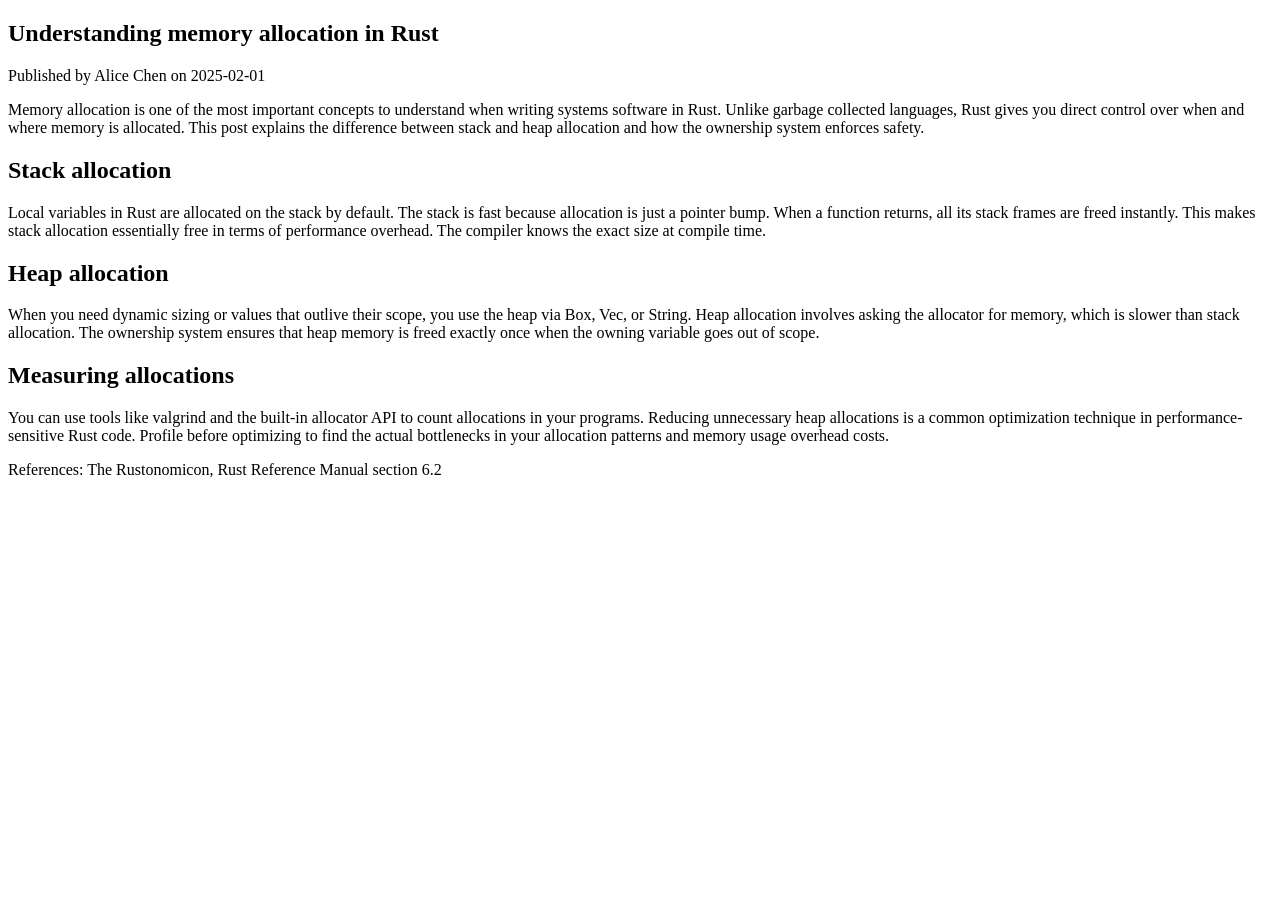
<file: tests/fixtures/html/clean_article.html>
<!DOCTYPE html>
<html lang="en">
<head>
  <title>Understanding memory allocation in Rust</title>
  <meta name="author" content="Alice Chen">
  <meta name="description" content="A deep dive into stack vs heap allocation in Rust.">
</head>
<body>
<article>
  <h1>Understanding memory allocation in Rust</h1>
  <p>Published by Alice Chen on 2025-02-01</p>

  <p>Memory allocation is one of the most important concepts to understand when writing
  systems software in Rust. Unlike garbage collected languages, Rust gives you direct
  control over when and where memory is allocated. This post explains the difference
  between stack and heap allocation and how the ownership system enforces safety.</p>

  <h2>Stack allocation</h2>
  <p>Local variables in Rust are allocated on the stack by default. The stack is fast
  because allocation is just a pointer bump. When a function returns, all its stack
  frames are freed instantly. This makes stack allocation essentially free in terms
  of performance overhead. The compiler knows the exact size at compile time.</p>

  <h2>Heap allocation</h2>
  <p>When you need dynamic sizing or values that outlive their scope, you use the heap
  via Box, Vec, or String. Heap allocation involves asking the allocator for memory,
  which is slower than stack allocation. The ownership system ensures that heap memory
  is freed exactly once when the owning variable goes out of scope.</p>

  <h2>Measuring allocations</h2>
  <p>You can use tools like valgrind and the built-in allocator API to count allocations
  in your programs. Reducing unnecessary heap allocations is a common optimization
  technique in performance-sensitive Rust code. Profile before optimizing to find the
  actual bottlenecks in your allocation patterns and memory usage overhead costs.</p>

  <p>References: The Rustonomicon, Rust Reference Manual section 6.2</p>
</article>
</body>
</html>
</file>
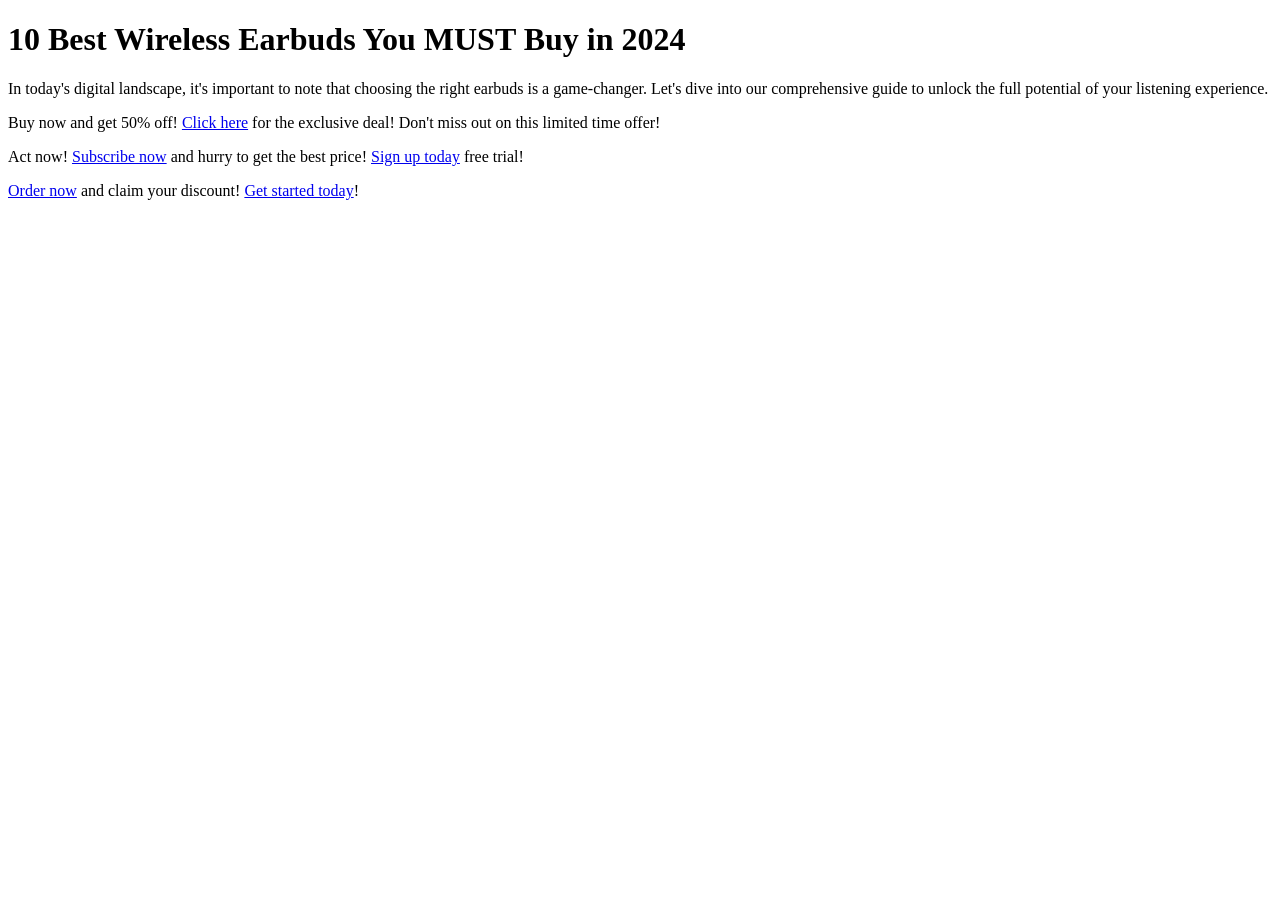
<file: tests/fixtures/html/slop_page.html>
<!DOCTYPE html>
<html lang="en">
<head>
  <title>10 Best Wireless Earbuds You MUST Buy in 2024</title>
  <script async src="https://www.googletagmanager.com/gtag/js?id=UA-000000-1"></script>
  <script async src="https://www.google-analytics.com/analytics.js"></script>
</head>
<body>
  <h1>10 Best Wireless Earbuds You MUST Buy in 2024</h1>

  <p>In today's digital landscape, it's important to note that choosing the right
  earbuds is a game-changer. Let's dive into our comprehensive guide to unlock the
  full potential of your listening experience.</p>

  <p>Buy now and get 50% off! <a href="https://amzn.to/earbuds1?tag=slop-20">Click here</a>
  for the exclusive deal! Don't miss out on this limited time offer!</p>

  <p>Act now! <a href="https://bit.ly/earbuds2">Subscribe now</a> and hurry to get
  the best price! <a href="https://geni.us/earbuds3">Sign up today</a> free trial!</p>

  <p><a href="https://shareasale.com/r.cfm?id=123">Order now</a> and claim your
  discount! <a href="https://go.skimresources.com/?id=456">Get started today</a>!</p>
</body>
</html>
</file>
<file: donations/components/buttons.css>
/* ═══ DONATION BUTTON COMPONENTS ═══ */

.donate-options {
  display: flex;
  flex-direction: column;
  gap: 12px;
  margin: 30px 0;
}

.donate-btn {
  display: flex;
  align-items: center;
  justify-content: center;
  gap: 10px;
  padding: 16px 24px;
  border-radius: 6px;
  text-decoration: none;
  font-size: 16px;
  font-weight: 700;
  transition: all 0.15s;
  border: 2px solid;
  cursor: pointer;
}
.donate-btn:hover {
  transform: translateY(-1px);
  filter: brightness(0.9);
}
.donate-btn:active {
  transform: translateY(0);
}

/* Disabled state for accounts not yet set up */
.donate-btn.disabled {
  opacity: 0.35;
  cursor: default;
  pointer-events: none;
}
.donate-btn.disabled::after {
  content: " (coming soon)";
  font-weight: 400;
  font-size: 12px;
}
</file>
<file: donations/components/costs.css>
/* ═══ COST BREAKDOWN COMPONENT ═══ */

.costs {
  margin: 40px 0;
}
.costs h2 {
  font-size: 18px;
  font-weight: 700;
  margin-bottom: 12px;
  padding-bottom: 8px;
  border-bottom: 2px solid #1a1a1a;
}
.cost-item {
  display: flex;
  justify-content: space-between;
  padding: 8px 0;
  border-bottom: 1px solid #eee;
  font-size: 14px;
}
.cost-item:last-child {
  border-bottom: none;
}
.cost-label {
  color: #333;
}
.cost-amount {
  font-weight: 700;
  color: #1a1a1a;
}
.cost-total {
  display: flex;
  justify-content: space-between;
  padding: 10px 0;
  font-size: 15px;
  font-weight: 700;
  border-top: 2px solid #1a1a1a;
  margin-top: 4px;
}
</file>
<file: donations/components/promises.css>
/* ═══ PROMISES COMPONENT ═══ */

.promises {
  margin: 40px 0;
}
.promises h2 {
  font-size: 18px;
  font-weight: 700;
  margin-bottom: 12px;
  padding-bottom: 8px;
  border-bottom: 2px solid #1a1a1a;
}
.promise {
  padding: 8px 0;
  font-size: 14px;
  color: #333;
}
.promise strong {
  color: #1a1a1a;
}
</file>
